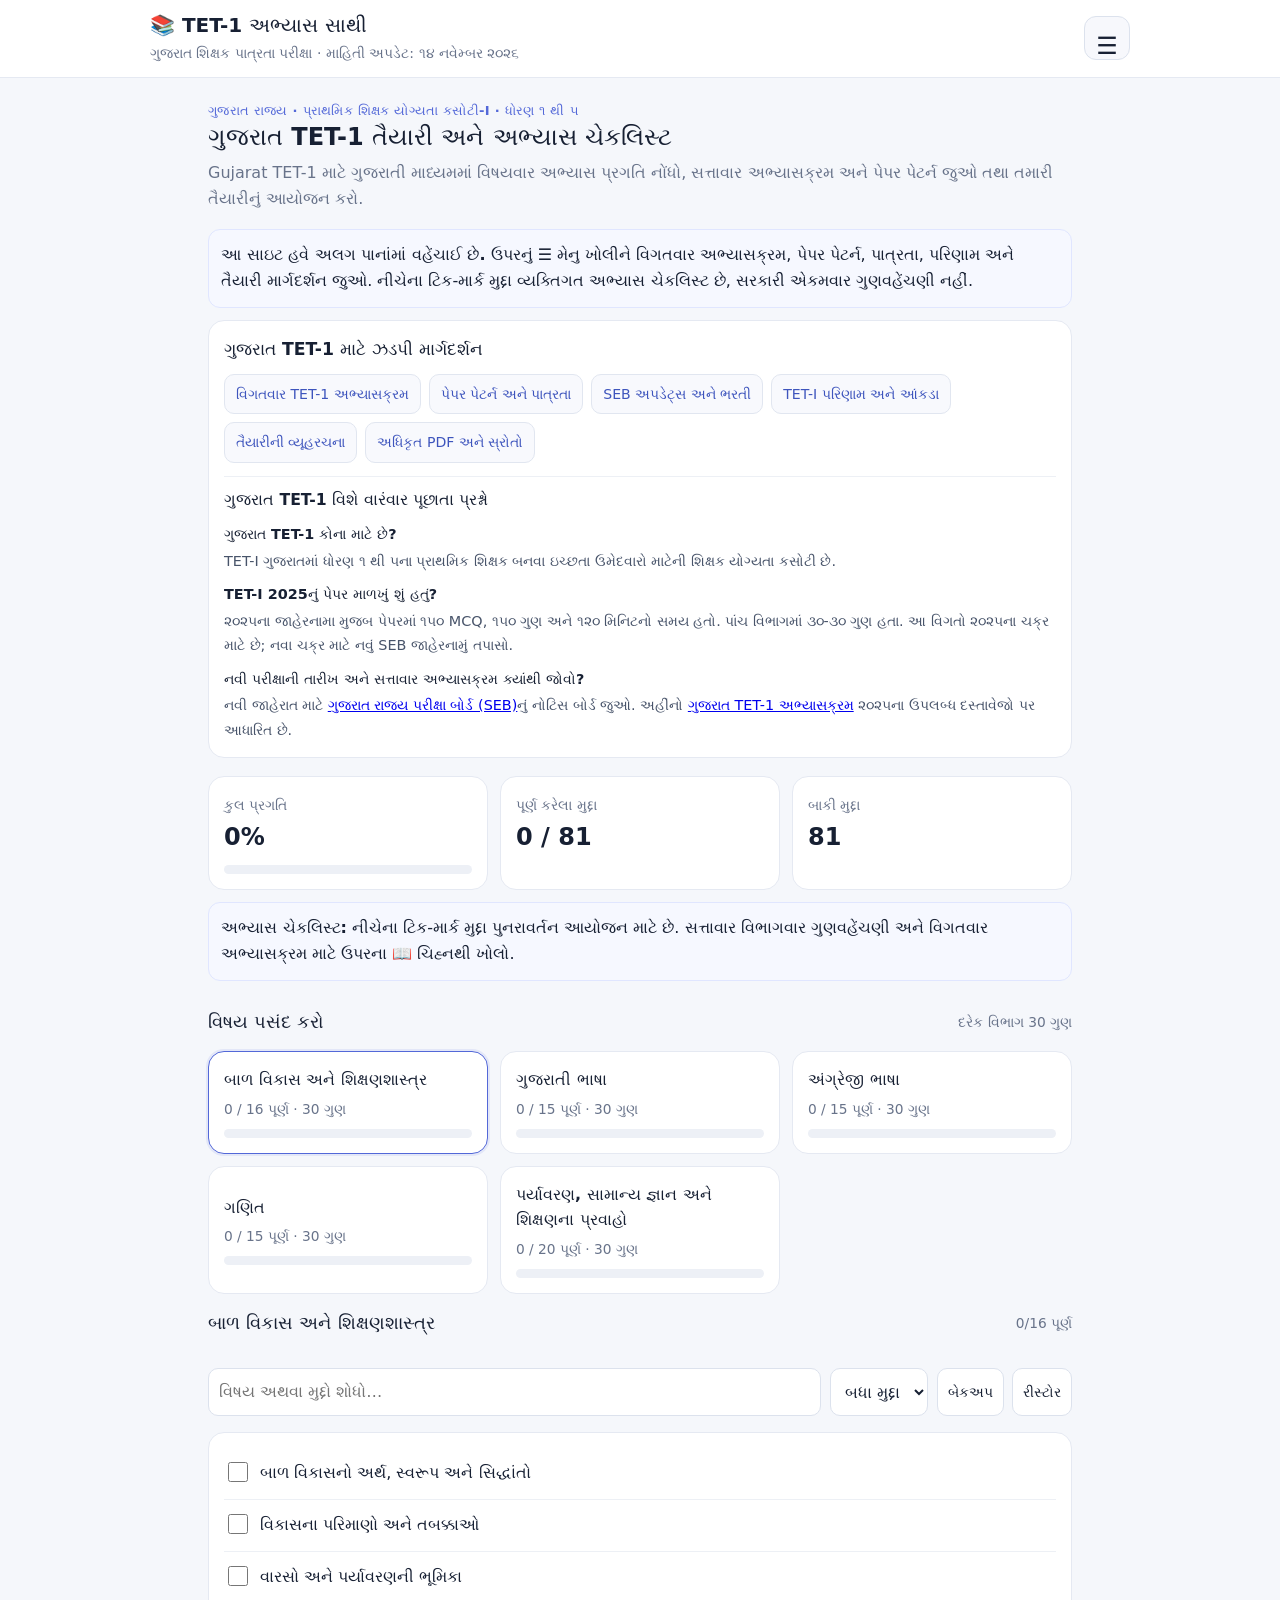
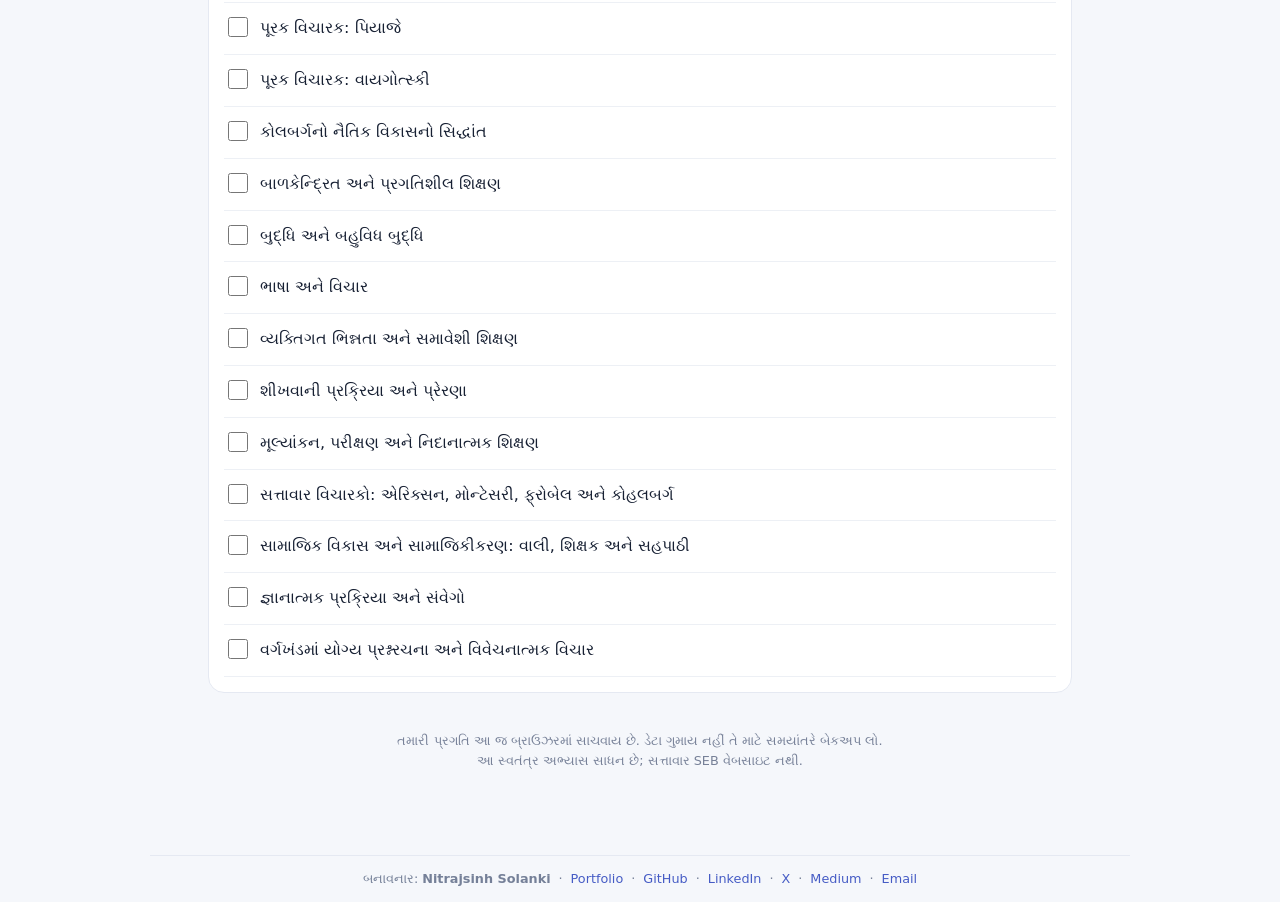
<file: index.html>
<!doctype html>
<html lang="gu">
<head>
<meta charset="utf-8"><meta name="viewport" content="width=device-width,initial-scale=1">
<meta name="theme-color" content="#f5f7fb"><meta name="description" content="ગુજરાત TET-1 (ધોરણ 1–5) માટે ગુજરાતી અભ્યાસ ચેકલિસ્ટ, વિષયવાર પ્રગતિ, સત્તાવાર અભ્યાસક્રમ, પેપર પેટર્ન, પરિણામ અને તૈયારી માર્ગદર્શન એક જ સ્થળે.">
<title>Gujarat TET-1 અભ્યાસ ચેકલિસ્ટ | ગુજરાતી તૈયારી</title>
<style>
:root{font-family:system-ui,"Noto Sans Gujarati",sans-serif;color:#172033;background:#f5f7fb;font-synthesis:none}*{box-sizing:border-box}body{margin:0}header{background:#fff;border-bottom:1px solid #e5e9f2;padding:18px max(18px,calc((100% - 900px)/2));position:sticky;top:0;z-index:2}h1{font-size:1.35rem;margin:0}header p{margin:4px 0 0;color:#68738a;font-size:.9rem}.wrap{max-width:900px;margin:auto;padding:18px}.stats,.subjects{display:grid;grid-template-columns:repeat(2,minmax(0,1fr));gap:12px}.card{background:white;border:1px solid #e5e9f2;border-radius:16px;padding:15px}.stat strong{font-size:1.5rem;display:block}.muted{color:#68738a;font-size:.86rem}.bar{height:9px;background:#edf0f6;border-radius:20px;overflow:hidden;margin-top:9px}.bar i{display:block;height:100%;background:#5368d8;border-radius:20px}.toolbar{display:flex;gap:9px;flex-wrap:wrap;margin:16px 0}.toolbar input,.toolbar select,button{font:inherit;border:1px solid #dce2ed;border-radius:10px;padding:10px;background:#fff;color:inherit}.toolbar input{flex:1;min-width:150px}.subject{cursor:pointer;text-align:left;width:100%}.subject.active{border-color:#5368d8;box-shadow:0 0 0 2px #5368d81c}.subject h3{margin:0 0 5px;font-size:1rem}.subject .muted{display:block}.topics{margin-top:14px}.topic{display:flex;gap:12px;align-items:flex-start;padding:13px 4px;border-bottom:1px solid #edf0f5}.topic input{width:20px;height:20px;accent-color:#5368d8;flex:none;margin:1px 0 0}.topic label{line-height:1.55;flex:1}.topic.done label{color:#8992a3;text-decoration:line-through}.section-title{display:flex;justify-content:space-between;align-items:center;gap:8px}.section-title h2{font-size:1.12rem}.actions{display:flex;gap:8px;flex-wrap:wrap}.actions button{font-size:.86rem}.empty{text-align:center;padding:30px;color:#68738a}.foot{font-size:.8rem;color:#778198;text-align:center;padding:25px 8px}@media(min-width:650px){.stats{grid-template-columns:repeat(3,1fr)}.subjects{grid-template-columns:repeat(3,1fr)}}@media(max-width:380px){.wrap{padding:12px}.card{padding:12px}}

header .headrow{max-width:900px;margin:auto;display:flex;align-items:center;justify-content:space-between;gap:14px}
.nav-icon{width:44px;height:44px;display:grid;place-items:center;padding:0;border-radius:13px;font-size:1.25rem;background:#eef1ff;border:1px solid #d9defb;cursor:pointer;flex:none}
.nav-icon:focus-visible,.close-syllabus:focus-visible,summary:focus-visible{outline:3px solid #8b9aff;outline-offset:3px}
.syllabus-panel{margin-bottom:18px;scroll-margin-top:100px}
.syllabus-head{display:flex;justify-content:space-between;align-items:flex-start;gap:12px}
.syllabus-head h2{margin:0 0 6px;font-size:1.2rem}
.syllabus-head p{margin:0}
.close-syllabus{font:inherit;border:1px solid #dce2ed;border-radius:10px;padding:8px 11px;background:#fff;color:inherit;white-space:nowrap}
.pattern-grid{display:grid;grid-template-columns:repeat(2,minmax(0,1fr));gap:9px;margin:14px 0}
.pattern-cell{background:#f7f8fc;border:1px solid #e8ebf3;border-radius:12px;padding:11px}
.pattern-cell strong{display:block;font-size:1.1rem}
.pattern-cell span{display:block;color:#68738a;font-size:.82rem;margin-top:2px}
.pattern-table{width:100%;border-collapse:collapse;font-size:.91rem;margin:10px 0 12px}
.pattern-table th,.pattern-table td{border-bottom:1px solid #e9edf4;padding:10px 7px;text-align:left;vertical-align:top}
.pattern-table th{color:#59657c;font-weight:650;background:#fafbfe}
.pattern-table td:nth-child(2),.pattern-table td:nth-child(3){white-space:nowrap}
.syllabus-item{border:1px solid #e6eaf2;border-radius:13px;margin:10px 0;background:#fff;overflow:hidden}
.syllabus-item summary{padding:14px 15px;cursor:pointer;font-weight:700;line-height:1.45}
.syllabus-body{padding:0 15px 15px;line-height:1.75;color:#344057}
.syllabus-body h4{margin:12px 0 5px;color:#202b42}
.syllabus-body ul{padding-left:20px;margin:6px 0}
.syllabus-body li{margin:4px 0}
.syllabus-note{background:#f6f8ff;border:1px solid #e0e6ff;border-radius:12px;padding:12px;margin:12px 0;line-height:1.65}
.source-links{display:flex;flex-wrap:wrap;gap:12px;font-size:.88rem}
.source-links a{color:#465cc5}
@media(min-width:650px){.pattern-grid{grid-template-columns:repeat(4,minmax(0,1fr))}}
@media(max-width:430px){.pattern-table{font-size:.82rem}.pattern-table th,.pattern-table td{padding:8px 5px}.syllabus-head{align-items:center}}

</style>
<link rel="stylesheet" href="site.css"><meta name="author" content="Nitrajsinh Solanki">
<meta name="robots" content="index,follow,max-image-preview:large">
<link rel="canonical" href="https://tet-checklist.vercel.app/">
<link rel="icon" href="/favicon.svg" type="image/svg+xml">
<meta property="og:type" content="website">
<meta property="og:site_name" content="ગુજરાત TET-1 અભ્યાસ સાથી">
<meta property="og:locale" content="gu_IN">
<meta property="og:title" content="Gujarat TET-1 અભ્યાસ ચેકલિસ્ટ | ગુજરાતી તૈયારી">
<meta property="og:description" content="ગુજરાત TET-1 (ધોરણ 1–5) માટે ગુજરાતી અભ્યાસ ચેકલિસ્ટ, વિષયવાર પ્રગતિ, સત્તાવાર અભ્યાસક્રમ, પેપર પેટર્ન, પરિણામ અને તૈયારી માર્ગદર્શન એક જ સ્થળે.">
<meta property="og:url" content="https://tet-checklist.vercel.app/">
<meta name="twitter:card" content="summary">
<meta name="twitter:title" content="Gujarat TET-1 અભ્યાસ ચેકલિસ્ટ | ગુજરાતી તૈયારી">
<meta name="twitter:description" content="ગુજરાત TET-1 (ધોરણ 1–5) માટે ગુજરાતી અભ્યાસ ચેકલિસ્ટ, વિષયવાર પ્રગતિ, સત્તાવાર અભ્યાસક્રમ, પેપર પેટર્ન, પરિણામ અને તૈયારી માર્ગદર્શન એક જ સ્થળે.">
<script type="application/ld+json">{"@context":"https://schema.org","@graph":[{"@type":"WebSite","@id":"https://tet-checklist.vercel.app/#website","url":"https://tet-checklist.vercel.app/","name":"ગુજરાત TET-1 અભ્યાસ સાથી","alternateName":"Gujarat TET-1 Gujarati Preparation Guide","description":"ગુજરાત રાજ્યના TET-I (ધોરણ 1 થી 5) ઉમેદવારો માટે સ્વતંત્ર ગુજરાતી અભ્યાસ માર્ગદર્શિકા અને પ્રગતિ ચેકલિસ્ટ.","inLanguage":"gu-IN","spatialCoverage":{"@type":"Place","name":"Gujarat, India"},"creator":{"@type":"Person","name":"Nitrajsinh Solanki","url":"https://nitrajsinh-solanki.vercel.app","sameAs":["https://github.com/Nitrajsinh-Solanki","https://www.linkedin.com/in/nitrajsinh-solanki-647b11293","https://x.com/Nitrajsinh_S","https://medium.com/@nrsolanki2005"]}},{"@type":"WebPage","@id":"https://tet-checklist.vercel.app/#webpage","url":"https://tet-checklist.vercel.app/","name":"Gujarat TET-1 અભ્યાસ ચેકલિસ્ટ | ગુજરાતી તૈયારી","description":"ગુજરાત TET-1 (ધોરણ 1–5) માટે ગુજરાતી અભ્યાસ ચેકલિસ્ટ, વિષયવાર પ્રગતિ, સત્તાવાર અભ્યાસક્રમ, પેપર પેટર્ન, પરિણામ અને તૈયારી માર્ગદર્શન એક જ સ્થળે.","inLanguage":"gu-IN","isPartOf":{"@id":"https://tet-checklist.vercel.app/#website"},"about":[{"@type":"Thing","name":"Gujarat Teacher Eligibility Test-I (TET-I), Classes 1–5"},{"@type":"Place","name":"Gujarat, India"}]}]}</script>
</head>
<body><header class="site-header"><div class="headrow"><div><a class="site-brand" href="index.html" aria-label="ગુજરાત TET-1 અભ્યાસ સાથી - મુખ્ય પાનું">📚 TET-1 અભ્યાસ સાથી</a><p>ગુજરાત શિક્ષક પાત્રતા પરીક્ષા · માહિતી અપડેટ: ૧૪ નવેમ્બર ૨૦૨૬</p></div><button id="menuToggle" class="menu-toggle" type="button" aria-label="મુખ્ય મેનુ ખોલો" aria-controls="siteNav" aria-expanded="false"><span aria-hidden="true">☰</span></button></div><nav id="siteNav" class="site-nav" hidden aria-label="મુખ્ય પાનાં"><a href="index.html" aria-current="page">🏠 અભ્યાસ ચેકલિસ્ટ</a><a href="syllabus.html">📖 વિગતવાર અભ્યાસક્રમ</a><a href="paper.html">📝 પેપર પેટર્ન અને પાત્રતા</a><a href="updates.html">🔔 અપડેટ્સ અને ભરતી</a><a href="results.html">📊 પરિણામ અને આંકડા</a><a href="strategy.html">🎯 તૈયારીની વ્યૂહરચના</a><a href="sources.html">🔗 અધિકૃત સ્રોતો</a></nav></header><main class="wrap"><section class="page-heading home-heading" aria-labelledby="home-title"><div class="kicker">ગુજરાત રાજ્ય · પ્રાથમિક શિક્ષક યોગ્યતા કસોટી-I · ધોરણ ૧ થી ૫</div><h1 id="home-title">ગુજરાત TET-1 તૈયારી અને અભ્યાસ ચેકલિસ્ટ</h1><p>Gujarat TET-1 માટે ગુજરાતી માધ્યમમાં વિષયવાર અભ્યાસ પ્રગતિ નોંધો, સત્તાવાર અભ્યાસક્રમ અને પેપર પેટર્ન જુઓ તથા તમારી તૈયારીનું આયોજન કરો.</p></section><div class="syllabus-note"><strong>આ સાઇટ હવે અલગ પાનાંમાં વહેંચાઈ છે.</strong> ઉપરનું ☰ મેનુ ખોલીને વિગતવાર અભ્યાસક્રમ, પેપર પેટર્ન, પાત્રતા, પરિણામ અને તૈયારી માર્ગદર્શન જુઓ. નીચેના ટિક-માર્ક મુદ્દા વ્યક્તિગત અભ્યાસ ચેકલિસ્ટ છે, સરકારી એકમવાર ગુણવહેંચણી નહીં.</div>


<section class="card quick-guide" aria-labelledby="quick-guide-title"><h2 id="quick-guide-title">ગુજરાત TET-1 માટે ઝડપી માર્ગદર્શન</h2><nav class="quick-links" aria-label="TET-1 વિષયવાર માર્ગદર્શન"><a href="syllabus.html">વિગતવાર TET-1 અભ્યાસક્રમ</a><a href="paper.html">પેપર પેટર્ન અને પાત્રતા</a><a href="updates.html">SEB અપડેટ્સ અને ભરતી</a><a href="results.html">TET-I પરિણામ અને આંકડા</a><a href="strategy.html">તૈયારીની વ્યૂહરચના</a><a href="sources.html">અધિકૃત PDF અને સ્રોતો</a></nav><div class="quick-facts"><h3>ગુજરાત TET-1 વિશે વારંવાર પૂછાતા પ્રશ્નો</h3><h4>ગુજરાત TET-1 કોના માટે છે?</h4><p>TET-I ગુજરાતમાં ધોરણ ૧ થી ૫ના પ્રાથમિક શિક્ષક બનવા ઇચ્છતા ઉમેદવારો માટેની શિક્ષક યોગ્યતા કસોટી છે.</p><h4>TET-I 2025નું પેપર માળખું શું હતું?</h4><p>૨૦૨૫ના જાહેરનામા મુજબ પેપરમાં ૧૫૦ MCQ, ૧૫૦ ગુણ અને ૧૨૦ મિનિટનો સમય હતો. પાંચ વિભાગમાં ૩૦-૩૦ ગુણ હતા. આ વિગતો ૨૦૨૫ના ચક્ર માટે છે; નવા ચક્ર માટે નવું SEB જાહેરનામું તપાસો.</p><h4>નવી પરીક્ષાની તારીખ અને સત્તાવાર અભ્યાસક્રમ ક્યાંથી જોવો?</h4><p>નવી જાહેરાત માટે <a href="https://sebexam.org/" target="_blank" rel="noopener noreferrer">ગુજરાત રાજ્ય પરીક્ષા બોર્ડ (SEB)</a>નું નોટિસ બોર્ડ જુઓ. અહીંનો <a href="syllabus.html">ગુજરાત TET-1 અભ્યાસક્રમ</a> ૨૦૨૫ના ઉપલબ્ધ દસ્તાવેજો પર આધારિત છે.</p></div></section><section class="stats"><div class="card stat"><span class="muted">કુલ પ્રગતિ</span><strong id="percent">0%</strong><div class="bar"><i id="overallbar" style="width:0%"></i></div></div><div class="card stat"><span class="muted">પૂર્ણ કરેલા મુદ્દા</span><strong id="completed">0 / 0</strong></div><div class="card stat"><span class="muted">બાકી મુદ્દા</span><strong id="remaining">0</strong></div></section>
<div class="syllabus-note"><strong>અભ્યાસ ચેકલિસ્ટ:</strong> નીચેના ટિક-માર્ક મુદ્દા પુનરાવર્તન આયોજન માટે છે. સત્તાવાર વિભાગવાર ગુણવહેંચણી અને વિગતવાર અભ્યાસક્રમ માટે ઉપરના 📖 ચિહ્નથી ખોલો.</div>
<div class="section-title"><h2>વિષય પસંદ કરો</h2><span class="muted">દરેક વિભાગ 30 ગુણ</span></div><section class="subjects" id="subjects"></section>
<div class="section-title"><h2 id="topicTitle">અભ્યાસના મુદ્દા</h2><span id="subjectProgress" class="muted"></span></div>
<div class="toolbar"><input id="search" type="search" placeholder="વિષય અથવા મુદ્દો શોધો…"><select id="filter"><option value="all">બધા મુદ્દા</option><option value="todo">બાકી</option><option value="done">પૂર્ણ</option></select><div class="actions"><button id="export">બેકઅપ</button><button id="import">રીસ્ટોર</button><input id="file" type="file" accept="application/json" hidden></div></div>
<section class="card topics" id="topics"></section><p class="foot">તમારી પ્રગતિ આ જ બ્રાઉઝરમાં સાચવાય છે. ડેટા ગુમાય નહીં તે માટે સમયાંતરે બેકઅપ લો.<br>આ સ્વતંત્ર અભ્યાસ સાધન છે; સત્તાવાર SEB વેબસાઇટ નથી.</p></main>
<script>
const subjects=[
{id:"cdp",name:"બાળ વિકાસ અને શિક્ષણશાસ્ત્ર",marks:30,topics:["બાળ વિકાસનો અર્થ, સ્વરૂપ અને સિદ્ધાંતો","વિકાસના પરિમાણો અને તબક્કાઓ","વારસો અને પર્યાવરણની ભૂમિકા","પૂરક વિચારક: પિયાજે","પૂરક વિચારક: વાયગોત્સ્કી","કોલબર્ગનો નૈતિક વિકાસનો સિદ્ધાંત","બાળકેન્દ્રિત અને પ્રગતિશીલ શિક્ષણ","બુદ્ધિ અને બહુવિધ બુદ્ધિ","ભાષા અને વિચાર","વ્યક્તિગત ભિન્નતા અને સમાવેશી શિક્ષણ","શીખવાની પ્રક્રિયા અને પ્રેરણા","મૂલ્યાંકન, પરીક્ષણ અને નિદાનાત્મક શિક્ષણ","સત્તાવાર વિચારકો: એરિક્સન, મોન્ટેસરી, ફ્રોબેલ અને કોહલબર્ગ","સામાજિક વિકાસ અને સામાજિકીકરણ: વાલી, શિક્ષક અને સહપાઠી","જ્ઞાનાત્મક પ્રક્રિયા અને સંવેગો","વર્ગખંડમાં યોગ્ય પ્રશ્નરચના અને વિવેચનાત્મક વિચાર"]},
{id:"gu",name:"ગુજરાતી ભાષા",marks:30,topics:["ભાષા સંપાદન અને ભાષા શિક્ષણના સિદ્ધાંતો","સાંભળવું અને બોલવું","વાંચન કૌશલ્ય અને ગદ્ય સમજ","લેખન કૌશલ્ય અને સર્જનાત્મક લેખન","વ્યાકરણ: સંજ્ઞા, સર્વનામ, વિશેષણ","ક્રિયાપદ, કાળ અને વાક્યરચના","સંધિ અને સમાસ","જોડણી, વિરામચિહ્નો અને શબ્દભંડોળ","સમાનાર્થી અને વિરુદ્ધાર્થી શબ્દો","રૂઢિપ્રયોગ અને કહેવતો","ભાષા શિક્ષણની પદ્ધતિઓ અને પ્રવૃત્તિઓ","ભાષાકીય ભૂલો અને ઉપચારાત્મક શિક્ષણ","અપઠિત ગદ્ય અથવા નાટ્યખંડનું અર્થગ્રહણ","અપઠિત કાવ્યનું અર્થગ્રહણ અને અનુમાન","ભાષા પ્રાવીણ્ય, પ્રત્યાયન અને વર્ગખંડ આંતરક્રિયા"]},
{id:"en",name:"અંગ્રેજી ભાષા",marks:30,topics:["Learning and acquisition","Principles of language teaching","Listening and speaking skills","Reading comprehension","Writing skills and composition","Parts of speech","Tenses and subject-verb agreement","Articles, prepositions and conjunctions","Vocabulary, synonyms and antonyms","Phonetics and pronunciation","Language teaching methods and activities","Remedial teaching and assessment","Unseen prose or drama comprehension","Unseen poem comprehension and inference","Multilingual classroom resources and language assessment"]},
{id:"math",name:"ગણિત",marks:30,topics:["સંખ્યા પદ્ધતિ અને સ્થાનકિંમત","પૂર્ણાંક, અપૂર્ણાંક અને દશાંશ","સરવાળો, બાદબાકી, ગુણાકાર અને ભાગાકાર","પૂરક: અવયવ અને અવયવીકરણ","માપન: લંબાઈ, વજન અને સમય","નાણાં અને વ્યવહાર","ભૂમિતિ: રેખા, ખૂણા અને આકાર","પૂરક: પરિમિતિ અને ક્ષેત્રફળ","પૂરક: ઘન આકારો અને ઘનફળ","આંકડાશાસ્ત્ર અને માહિતીનું નિરૂપણ","ગણિત શિક્ષણની પદ્ધતિઓ","ગણિતીય તર્ક, ભૂલો અને ઉપચારાત્મક શિક્ષણ","સંકલ્પનાની સ્પષ્ટતા અને સમસ્યા ઉકેલવાની ક્ષમતા","ગણિત અભ્યાસક્રમનું સ્થાન અને શિક્ષણની પ્રયુક્તિઓ","ઔપચારિક તથા અનૌપચારિક મૂલ્યાંકન"]},
{id:"evs",name:"પર્યાવરણ, સામાન્ય જ્ઞાન અને શિક્ષણના પ્રવાહો",marks:30,topics:["પરિવાર અને સામાજિક સંબંધો","ખોરાક અને પોષણ","પાણી: સ્ત્રોત, ઉપયોગ અને સંરક્ષણ","આવાસ અને રહેઠાણ","પ્રવાસ અને પરિવહન","છોડ અને પ્રાણીઓ","માનવ શરીર અને આરોગ્ય","પર્યાવરણ અને પ્રદૂષણ","કુદરતી સંસાધનો અને સંરક્ષણ","સ્થાનિક પર્યાવરણ અને સમુદાય","EVS શિક્ષણની પ્રવૃત્તિઓ અને પ્રયોગો","અવલોકન, પ્રોજેક્ટ અને મૂલ્યાંકન","EVSની સંકલ્પના, વ્યાપ અને પર્યાવરણ શિક્ષણનો સંબંધ","અધ્યયનના સિદ્ધાંતો અને વિજ્ઞાન-સામાજિક વિજ્ઞાન સાથે જોડાણ","ચર્ચા, જૂથકાર્ય અને CCE મૂલ્યાંકન","EVS શિક્ષણ સામગ્રી, સાધનો અને અધ્યાપનની સમસ્યાઓ","સામાન્ય જ્ઞાન અને ગુજરાત-ભારતના મૂળભૂત મુદ્દા","Reasoning અને Logical Ability: સમાનતા, વર્ગીકરણ, શ્રેણી અને ક્રમ","Teaching Aptitude અને Data Interpretation","શિક્ષણના વર્તમાન પ્રવાહો: અધિકૃત સૂચનાઓ અને પૂરક વાંચન"]}];
const KEY="tet1-progress-v1";let saved={};try{saved=JSON.parse(localStorage.getItem(KEY)||"{}")}catch{}
let active="cdp";const all=()=>subjects.flatMap(s=>s.topics.map((t,i)=>s.id+"-"+i));const isDone=id=>saved[id]===true;
function totals(){let ids=all(),done=ids.filter(isDone).length,p=ids.length?Math.round(done/ids.length*100):0;document.querySelector("#percent").textContent=p+"%";document.querySelector("#overallbar").style.width=p+"%";document.querySelector("#completed").textContent=done+" / "+ids.length;document.querySelector("#remaining").textContent=ids.length-done}
function renderSubjects(){document.querySelector("#subjects").innerHTML=subjects.map(s=>{let n=s.topics.filter((_,i)=>isDone(s.id+"-"+i)).length,p=Math.round(n/s.topics.length*100);return '<button class="card subject '+(active===s.id?'active':'')+'" data-id="'+s.id+'"><h3>'+s.name+'</h3><span class="muted">'+n+' / '+s.topics.length+' પૂર્ણ · 30 ગુણ</span><div class="bar"><i style="width:'+p+'%"></i></div></button>'}).join("");document.querySelectorAll(".subject").forEach(b=>b.onclick=()=>{active=b.dataset.id;render()})}
function renderTopics(){let s=subjects.find(x=>x.id===active),q=document.querySelector("#search").value.trim().toLowerCase(),f=document.querySelector("#filter").value;document.querySelector("#topicTitle").textContent=s.name;let done=s.topics.filter((_,i)=>isDone(s.id+"-"+i)).length;document.querySelector("#subjectProgress").textContent=done+"/"+s.topics.length+" પૂર્ણ";let rows=s.topics.map((t,i)=>({t,id:s.id+"-"+i,done:isDone(s.id+"-"+i)})).filter(x=>(!q||(x.t+" "+s.name).toLowerCase().includes(q))&&(f==="all"||(f==="done"?x.done:!x.done)));document.querySelector("#topics").innerHTML=rows.length?rows.map(x=>'<div class="topic '+(x.done?'done':'')+'"><input type="checkbox" id="'+x.id+'" '+(x.done?'checked':'')+'><label for="'+x.id+'">'+x.t+'</label></div>').join(""):'<div class="empty">આ ફિલ્ટરમાં કોઈ મુદ્દો મળ્યો નથી.</div>';rows.forEach(x=>document.getElementById(x.id).onchange=e=>{saved[x.id]=e.target.checked;localStorage.setItem(KEY,JSON.stringify(saved));render()})}
function render(){totals();renderSubjects();renderTopics()}
document.querySelector("#search").oninput=renderTopics;document.querySelector("#filter").onchange=renderTopics;
document.querySelector("#export").onclick=()=>{let a=document.createElement("a"),u=URL.createObjectURL(new Blob([JSON.stringify(saved,null,2)],{type:"application/json"}));a.href=u;a.download="tet1-progress-backup.json";a.click();URL.revokeObjectURL(u)};
document.querySelector("#import").onclick=()=>document.querySelector("#file").click();document.querySelector("#file").onchange=async e=>{try{let d=JSON.parse(await e.target.files[0].text());if(!d||typeof d!=="object"||Array.isArray(d))throw 0;saved=Object.fromEntries(Object.entries(d).filter(([k,v])=>all().includes(k)&&v===true));localStorage.setItem(KEY,JSON.stringify(saved));render();alert("બેકઅપ સફળતાપૂર્વક રીસ્ટોર થયું.")}catch{alert("આ બેકઅપ ફાઇલ માન્ય નથી.")}e.target.value=""};

render();
</script><script src="site.js" defer></script>
</body></html>
</file>
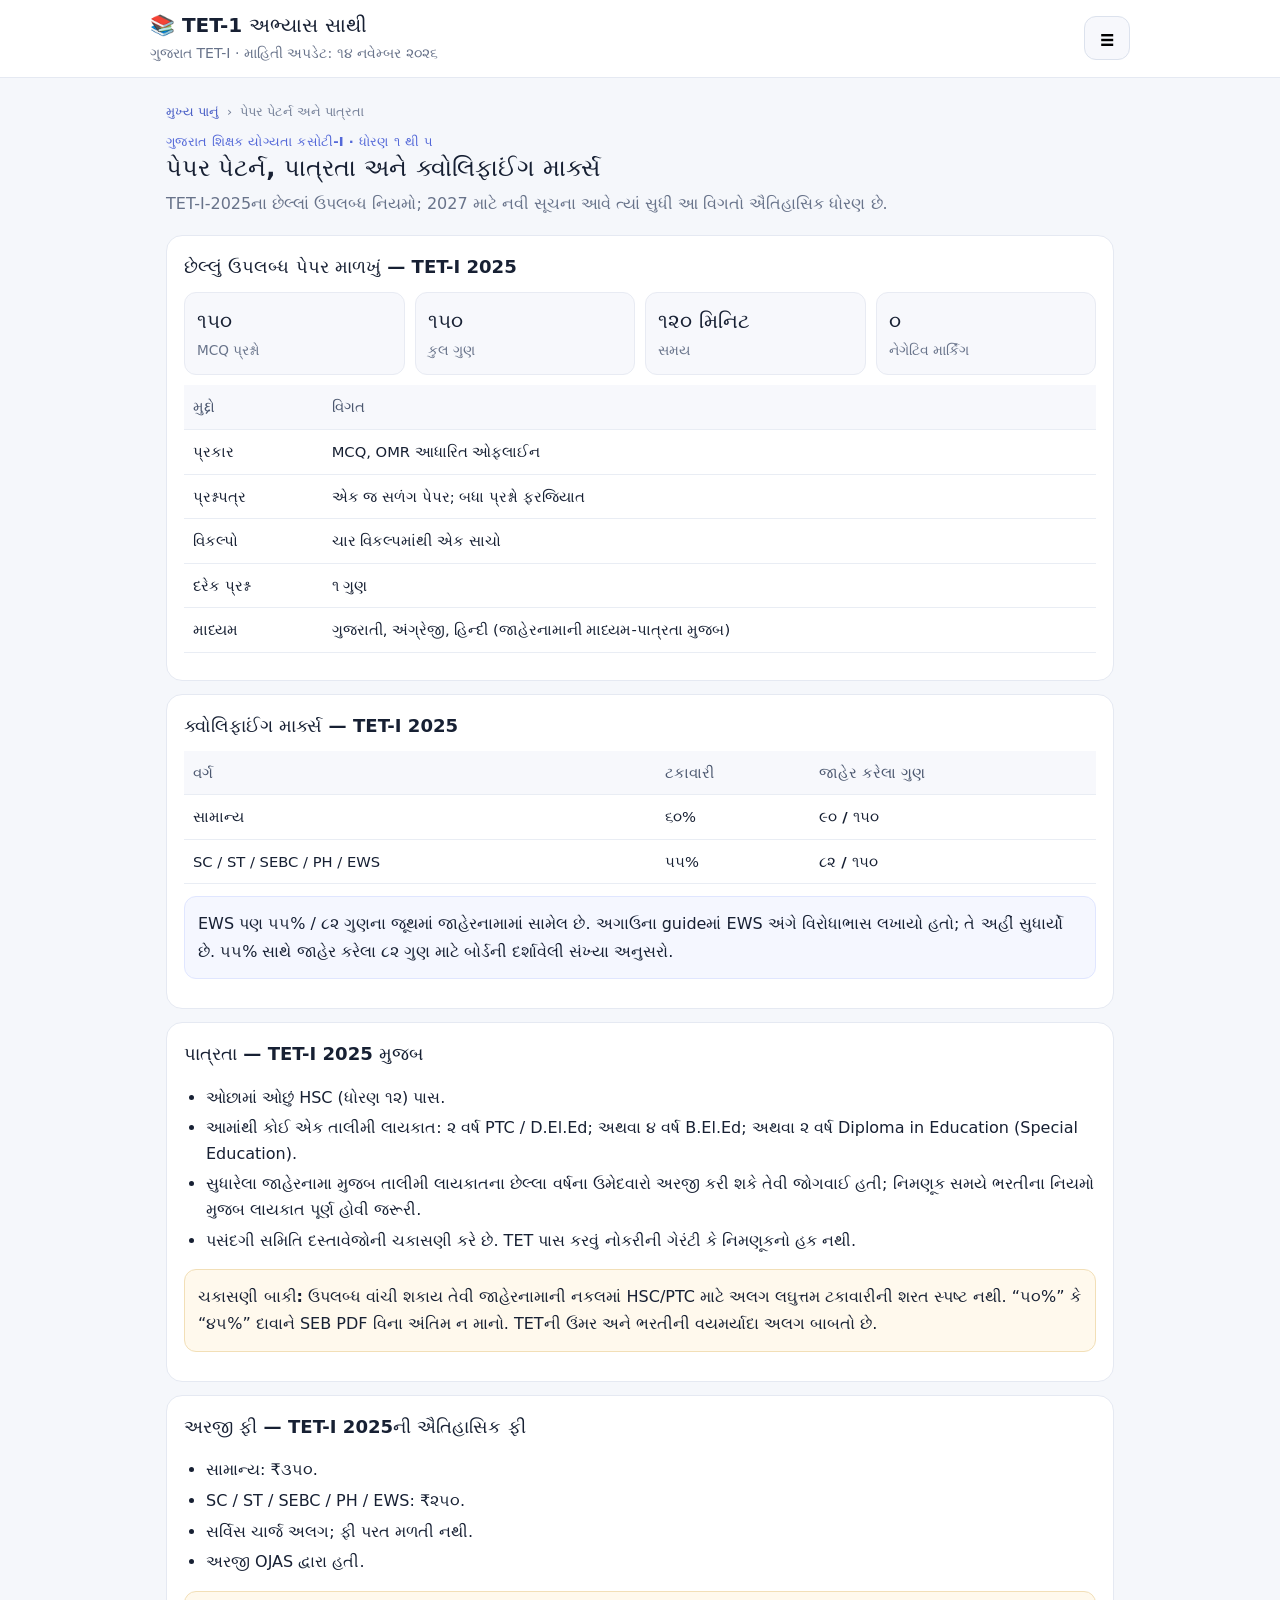
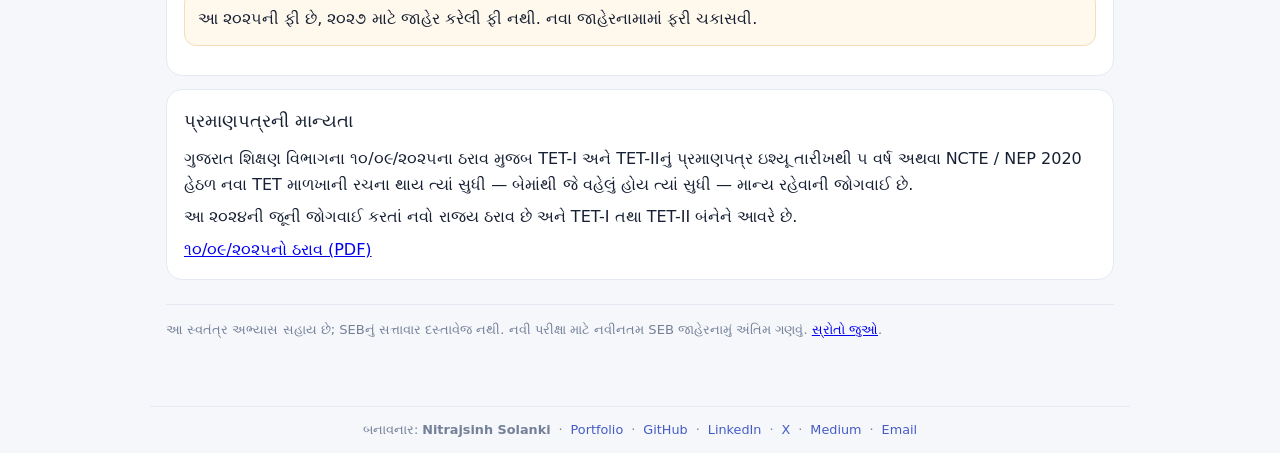
<file: paper.html>
<!doctype html><html lang="gu"><head><meta charset="utf-8"><meta name="viewport" content="width=device-width,initial-scale=1"><meta name="theme-color" content="#f5f7fb"><meta name="description" content="ગુજરાત TET-1 2025 પેપર પેટર્ન, 150 MCQ, 150 ગુણ, 120 મિનિટ, ક્વોલિફાઈંગ માર્ક્સ અને HSC/PTC/D.El.Ed પાત્રતા. નવા નિયમો માટે SEB ચકાસો."><title>Gujarat TET-1 Paper Pattern 2025 & Eligibility | પાત્રતા</title><link rel="stylesheet" href="site.css"><script src="site.js" defer></script><meta name="author" content="Nitrajsinh Solanki">
<meta name="robots" content="index,follow,max-image-preview:large">
<link rel="canonical" href="https://tet-checklist.vercel.app/paper.html">
<link rel="icon" href="/favicon.svg" type="image/svg+xml">
<meta property="og:type" content="website">
<meta property="og:site_name" content="ગુજરાત TET-1 અભ્યાસ સાથી">
<meta property="og:locale" content="gu_IN">
<meta property="og:title" content="Gujarat TET-1 Paper Pattern 2025 & Eligibility | પાત્રતા">
<meta property="og:description" content="ગુજરાત TET-1 2025 પેપર પેટર્ન, 150 MCQ, 150 ગુણ, 120 મિનિટ, ક્વોલિફાઈંગ માર્ક્સ અને HSC/PTC/D.El.Ed પાત્રતા. નવા નિયમો માટે SEB ચકાસો.">
<meta property="og:url" content="https://tet-checklist.vercel.app/paper.html">
<meta name="twitter:card" content="summary">
<meta name="twitter:title" content="Gujarat TET-1 Paper Pattern 2025 & Eligibility | પાત્રતા">
<meta name="twitter:description" content="ગુજરાત TET-1 2025 પેપર પેટર્ન, 150 MCQ, 150 ગુણ, 120 મિનિટ, ક્વોલિફાઈંગ માર્ક્સ અને HSC/PTC/D.El.Ed પાત્રતા. નવા નિયમો માટે SEB ચકાસો.">
<script type="application/ld+json">{"@context":"https://schema.org","@graph":[{"@type":"WebSite","@id":"https://tet-checklist.vercel.app/#website","url":"https://tet-checklist.vercel.app/","name":"ગુજરાત TET-1 અભ્યાસ સાથી","alternateName":"Gujarat TET-1 Gujarati Preparation Guide","description":"ગુજરાત રાજ્યના TET-I (ધોરણ 1 થી 5) ઉમેદવારો માટે સ્વતંત્ર ગુજરાતી અભ્યાસ માર્ગદર્શિકા અને પ્રગતિ ચેકલિસ્ટ.","inLanguage":"gu-IN","spatialCoverage":{"@type":"Place","name":"Gujarat, India"},"creator":{"@type":"Person","name":"Nitrajsinh Solanki","url":"https://nitrajsinh-solanki.vercel.app","sameAs":["https://github.com/Nitrajsinh-Solanki","https://www.linkedin.com/in/nitrajsinh-solanki-647b11293","https://x.com/Nitrajsinh_S","https://medium.com/@nrsolanki2005"]}},{"@type":"WebPage","@id":"https://tet-checklist.vercel.app/paper.html#webpage","url":"https://tet-checklist.vercel.app/paper.html","name":"Gujarat TET-1 Paper Pattern 2025 & Eligibility | પાત્રતા","description":"ગુજરાત TET-1 2025 પેપર પેટર્ન, 150 MCQ, 150 ગુણ, 120 મિનિટ, ક્વોલિફાઈંગ માર્ક્સ અને HSC/PTC/D.El.Ed પાત્રતા. નવા નિયમો માટે SEB ચકાસો.","inLanguage":"gu-IN","isPartOf":{"@id":"https://tet-checklist.vercel.app/#website"},"about":[{"@type":"Thing","name":"Gujarat Teacher Eligibility Test-I (TET-I), Classes 1–5"},{"@type":"Place","name":"Gujarat, India"}],"breadcrumb":{"@id":"https://tet-checklist.vercel.app/paper.html#breadcrumb"}},{"@type":"BreadcrumbList","@id":"https://tet-checklist.vercel.app/paper.html#breadcrumb","itemListElement":[{"@type":"ListItem","position":1,"name":"મુખ્ય પાનું","item":"https://tet-checklist.vercel.app/"},{"@type":"ListItem","position":2,"name":"પેપર પેટર્ન અને પાત્રતા","item":"https://tet-checklist.vercel.app/paper.html"}]}]}</script>
</head><body><header class="site-header"><div class="headrow"><div><a class="site-brand" href="index.html" aria-label="ગુજરાત TET-1 અભ્યાસ સાથી - મુખ્ય પાનું">📚 TET-1 અભ્યાસ સાથી</a><p>ગુજરાત TET-I · માહિતી અપડેટ: ૧૪ નવેમ્બર ૨૦૨૬</p></div><button id="menuToggle" class="menu-toggle" type="button" aria-label="મુખ્ય મેનુ ખોલો" aria-controls="siteNav" aria-expanded="false"><span aria-hidden="true">☰</span></button></div><nav id="siteNav" class="site-nav" hidden aria-label="મુખ્ય પાનાં"><a href="index.html" >🏠 અભ્યાસ ચેકલિસ્ટ</a><a href="syllabus.html" >📖 વિગતવાર અભ્યાસક્રમ</a><a href="paper.html" aria-current="page">📝 પેપર પેટર્ન અને પાત્રતા</a><a href="updates.html" >🔔 અપડેટ્સ અને ભરતી</a><a href="results.html" >📊 પરિણામ અને આંકડા</a><a href="strategy.html" >🎯 તૈયારીની વ્યૂહરચના</a><a href="sources.html" >🔗 અધિકૃત સ્રોતો</a></nav></header><main class="page-wrap"><div class="page-heading"><nav class="breadcrumbs" aria-label="Breadcrumb"><a href="index.html">મુખ્ય પાનું</a><span aria-hidden="true">›</span><span aria-current="page">પેપર પેટર્ન અને પાત્રતા</span></nav><div class="kicker">ગુજરાત શિક્ષક યોગ્યતા કસોટી-I · ધોરણ ૧ થી ૫</div><h1>પેપર પેટર્ન, પાત્રતા અને ક્વોલિફાઈંગ માર્ક્સ</h1><p>TET-I-2025ના છેલ્લાં ઉપલબ્ધ નિયમો; 2027 માટે નવી સૂચના આવે ત્યાં સુધી આ વિગતો ઐતિહાસિક ધોરણ છે.</p></div>
<div class="panel"><h3>છેલ્લું ઉપલબ્ધ પેપર માળખું — TET-I 2025</h3><div class="stat-grid"><div class="stat-box"><strong>૧૫૦</strong><span>MCQ પ્રશ્નો</span></div><div class="stat-box"><strong>૧૫૦</strong><span>કુલ ગુણ</span></div><div class="stat-box"><strong>૧૨૦ મિનિટ</strong><span>સમય</span></div><div class="stat-box"><strong>૦</strong><span>નેગેટિવ માર્કિંગ</span></div></div><div class="table-wrap"><table><thead><tr><th>મુદ્દો</th><th>વિગત</th></tr></thead><tbody><tr><td>પ્રકાર</td><td>MCQ, OMR આધારિત ઓફલાઈન</td></tr><tr><td>પ્રશ્નપત્ર</td><td>એક જ સળંગ પેપર; બધા પ્રશ્નો ફરજિયાત</td></tr><tr><td>વિકલ્પો</td><td>ચાર વિકલ્પમાંથી એક સાચો</td></tr><tr><td>દરેક પ્રશ્ન</td><td>૧ ગુણ</td></tr><tr><td>માધ્યમ</td><td>ગુજરાતી, અંગ્રેજી, હિન્દી (જાહેરનામાની માધ્યમ-પાત્રતા મુજબ)</td></tr></tbody></table></div></div>
<div class="panel"><h3>ક્વોલિફાઈંગ માર્ક્સ — TET-I 2025</h3><div class="table-wrap"><table><thead><tr><th>વર્ગ</th><th>ટકાવારી</th><th>જાહેર કરેલા ગુણ</th></tr></thead><tbody><tr><td>સામાન્ય</td><td>૬૦%</td><td><strong>૯૦ / ૧૫૦</strong></td></tr><tr><td>SC / ST / SEBC / PH / EWS</td><td>૫૫%</td><td><strong>૮૨ / ૧૫૦</strong></td></tr></tbody></table></div><div class="note">EWS પણ ૫૫% / ૮૨ ગુણના જૂથમાં જાહેરનામામાં સામેલ છે. અગાઉના guideમાં EWS અંગે વિરોધાભાસ લખાયો હતો; તે અહીં સુધાર્યો છે. ૫૫% સાથે જાહેર કરેલા ૮૨ ગુણ માટે બોર્ડની દર્શાવેલી સંખ્યા અનુસરો.</div></div>
<div class="panel"><h3>પાત્રતા — TET-I 2025 મુજબ</h3><ul><li>ઓછામાં ઓછું HSC (ધોરણ ૧૨) પાસ.</li><li>આમાંથી કોઈ એક તાલીમી લાયકાત: ૨ વર્ષ PTC / D.El.Ed; અથવા ૪ વર્ષ B.El.Ed; અથવા ૨ વર્ષ Diploma in Education (Special Education).</li><li>સુધારેલા જાહેરનામા મુજબ તાલીમી લાયકાતના છેલ્લા વર્ષના ઉમેદવારો અરજી કરી શકે તેવી જોગવાઈ હતી; નિમણૂક સમયે ભરતીના નિયમો મુજબ લાયકાત પૂર્ણ હોવી જરૂરી.</li><li>પસંદગી સમિતિ દસ્તાવેજોની ચકાસણી કરે છે. TET પાસ કરવું નોકરીની ગેરંટી કે નિમણૂકનો હક નથી.</li></ul><div class="warning"><strong>ચકાસણી બાકી:</strong> ઉપલબ્ધ વાંચી શકાય તેવી જાહેરનામાની નકલમાં HSC/PTC માટે અલગ લઘુત્તમ ટકાવારીની શરત સ્પષ્ટ નથી. “૫૦%” કે “૪૫%” દાવાને SEB PDF વિના અંતિમ ન માનો. TETની ઉંમર અને ભરતીની વયમર્યાદા અલગ બાબતો છે.</div></div>
<div class="panel"><h3>અરજી ફી — TET-I 2025ની ઐતિહાસિક ફી</h3><ul><li>સામાન્ય: ₹૩૫૦.</li><li>SC / ST / SEBC / PH / EWS: ₹૨૫૦.</li><li>સર્વિસ ચાર્જ અલગ; ફી પરત મળતી નથી.</li><li>અરજી OJAS દ્વારા હતી.</li></ul><div class="warning">આ ૨૦૨૫ની ફી છે, ૨૦૨૭ માટે જાહેર કરેલી ફી નથી. નવા જાહેરનામામાં ફરી ચકાસવી.</div></div>
<div class="panel"><h3>પ્રમાણપત્રની માન્યતા</h3><p>ગુજરાત શિક્ષણ વિભાગના ૧૦/૦૯/૨૦૨૫ના ઠરાવ મુજબ TET-I અને TET-IIનું પ્રમાણપત્ર ઇશ્યૂ તારીખથી <strong>૫ વર્ષ</strong> અથવા NCTE / NEP 2020 હેઠળ નવા TET માળખાની રચના થાય ત્યાં સુધી — બેમાંથી જે વહેલું હોય ત્યાં સુધી — માન્ય રહેવાની જોગવાઈ છે.</p><p>આ ૨૦૨૪ની જૂની જોગવાઈ કરતાં નવો રાજ્ય ઠરાવ છે અને TET-I તથા TET-II બંનેને આવરે છે.</p><a href="https://vsb.dpegujarat.in/assets/GRS/10-09-2025.pdf" target="_blank" rel="noopener">૧૦/૦૯/૨૦૨૫નો ઠરાવ (PDF)</a></div><div class="footer">આ સ્વતંત્ર અભ્યાસ સહાય છે; SEBનું સત્તાવાર દસ્તાવેજ નથી. નવી પરીક્ષા માટે નવીનતમ SEB જાહેરનામું અંતિમ ગણવું. <a href="sources.html">સ્રોતો જુઓ</a>.</div></main></body></html>
</file>
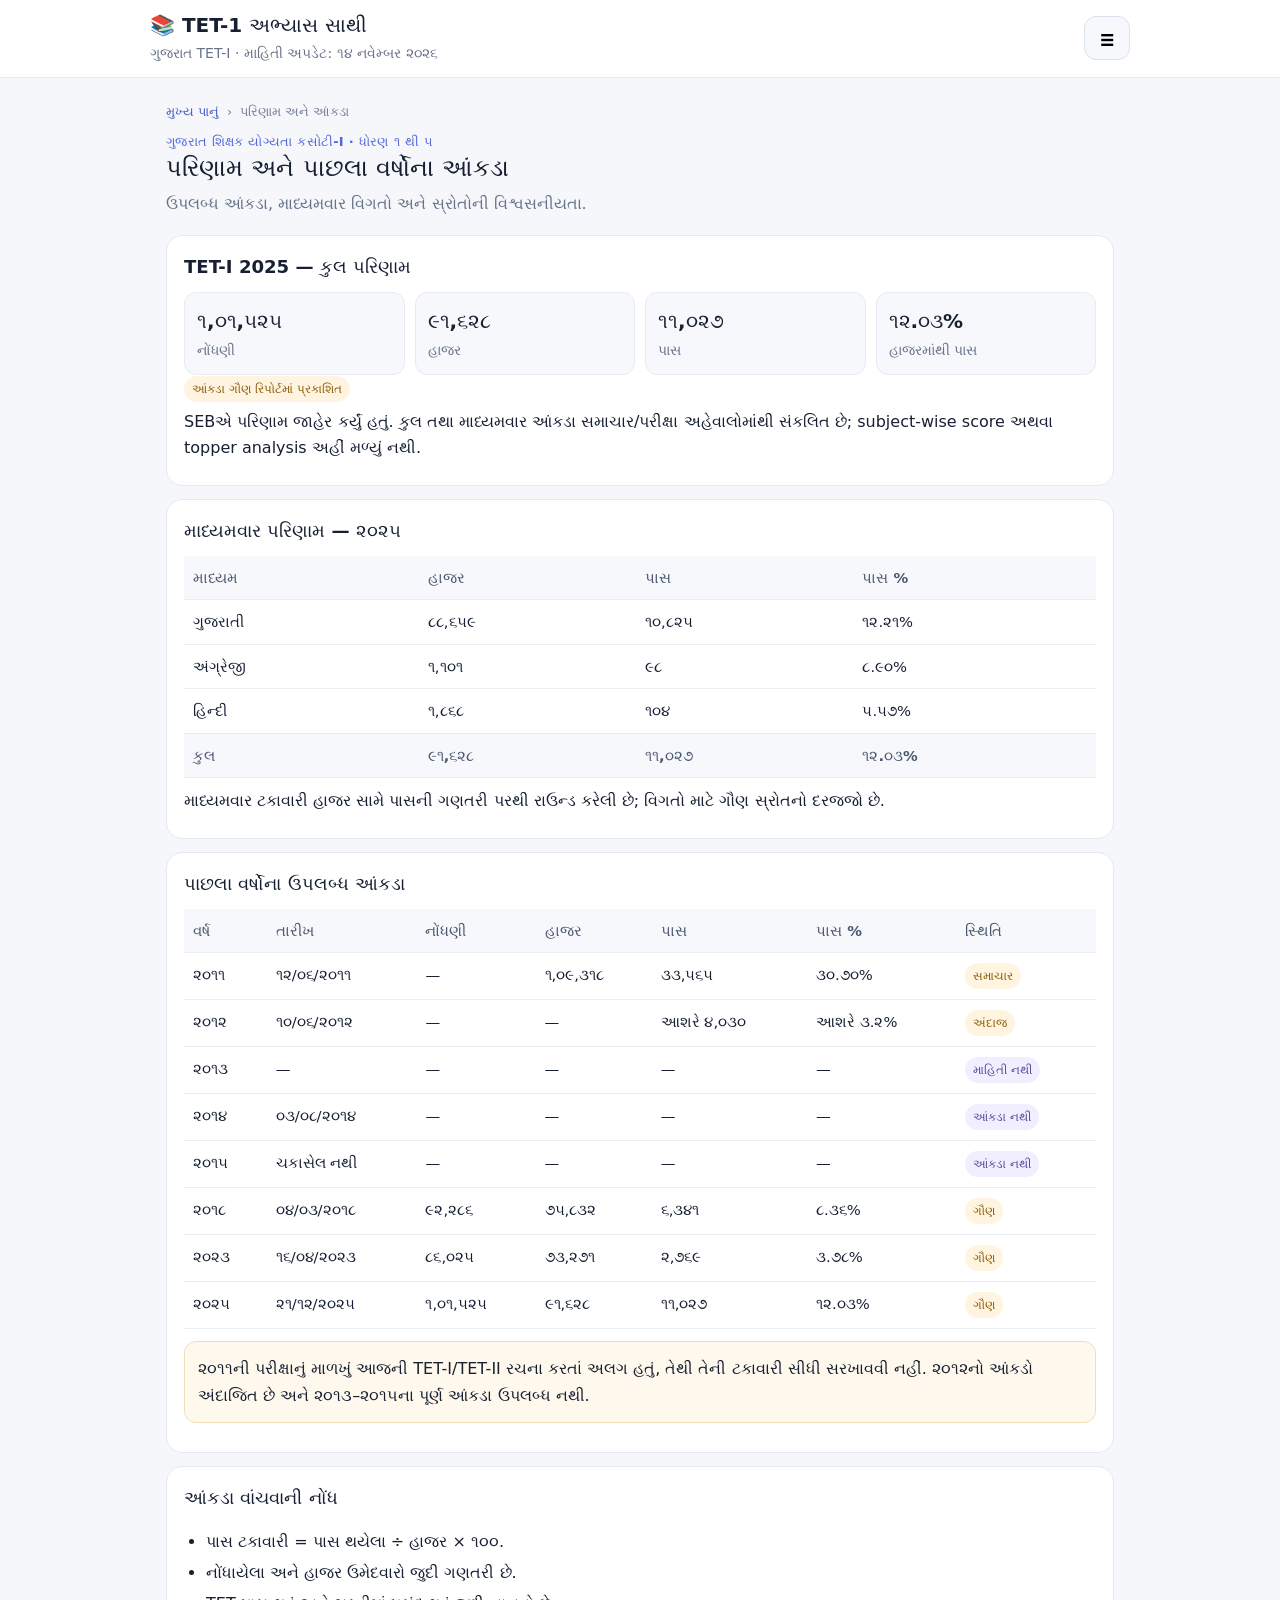
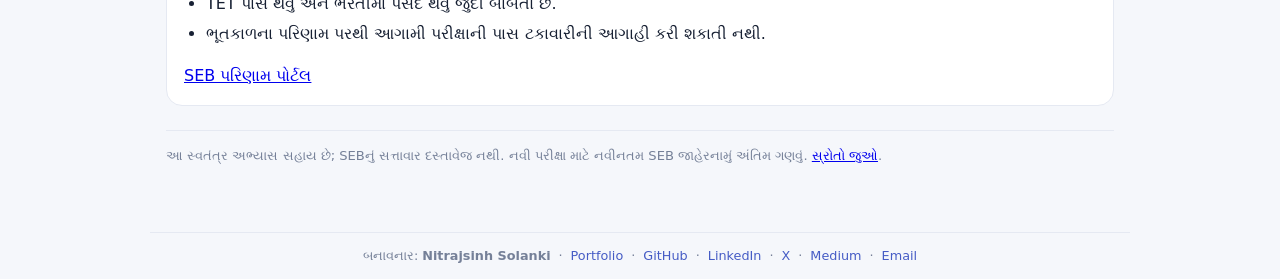
<file: results.html>
<!doctype html><html lang="gu"><head><meta charset="utf-8"><meta name="viewport" content="width=device-width,initial-scale=1"><meta name="theme-color" content="#f5f7fb"><meta name="description" content="ગુજરાત TET-I 2025 પરિણામ, ગુજરાતી-અંગ્રેજી-હિન્દી માધ્યમવાર આંકડા અને પાછલા વર્ષોના ઉપલબ્ધ પરિણામો સાથે સ્રોતની વિશ્વસનીયતાની નોંધ."><title>Gujarat TET-1 Result 2025 | પરિણામ અને આંકડા</title><link rel="stylesheet" href="site.css"><script src="site.js" defer></script><meta name="author" content="Nitrajsinh Solanki">
<meta name="robots" content="index,follow,max-image-preview:large">
<link rel="canonical" href="https://tet-checklist.vercel.app/results.html">
<link rel="icon" href="/favicon.svg" type="image/svg+xml">
<meta property="og:type" content="website">
<meta property="og:site_name" content="ગુજરાત TET-1 અભ્યાસ સાથી">
<meta property="og:locale" content="gu_IN">
<meta property="og:title" content="Gujarat TET-1 Result 2025 | પરિણામ અને આંકડા">
<meta property="og:description" content="ગુજરાત TET-I 2025 પરિણામ, ગુજરાતી-અંગ્રેજી-હિન્દી માધ્યમવાર આંકડા અને પાછલા વર્ષોના ઉપલબ્ધ પરિણામો સાથે સ્રોતની વિશ્વસનીયતાની નોંધ.">
<meta property="og:url" content="https://tet-checklist.vercel.app/results.html">
<meta name="twitter:card" content="summary">
<meta name="twitter:title" content="Gujarat TET-1 Result 2025 | પરિણામ અને આંકડા">
<meta name="twitter:description" content="ગુજરાત TET-I 2025 પરિણામ, ગુજરાતી-અંગ્રેજી-હિન્દી માધ્યમવાર આંકડા અને પાછલા વર્ષોના ઉપલબ્ધ પરિણામો સાથે સ્રોતની વિશ્વસનીયતાની નોંધ.">
<script type="application/ld+json">{"@context":"https://schema.org","@graph":[{"@type":"WebSite","@id":"https://tet-checklist.vercel.app/#website","url":"https://tet-checklist.vercel.app/","name":"ગુજરાત TET-1 અભ્યાસ સાથી","alternateName":"Gujarat TET-1 Gujarati Preparation Guide","description":"ગુજરાત રાજ્યના TET-I (ધોરણ 1 થી 5) ઉમેદવારો માટે સ્વતંત્ર ગુજરાતી અભ્યાસ માર્ગદર્શિકા અને પ્રગતિ ચેકલિસ્ટ.","inLanguage":"gu-IN","spatialCoverage":{"@type":"Place","name":"Gujarat, India"},"creator":{"@type":"Person","name":"Nitrajsinh Solanki","url":"https://nitrajsinh-solanki.vercel.app","sameAs":["https://github.com/Nitrajsinh-Solanki","https://www.linkedin.com/in/nitrajsinh-solanki-647b11293","https://x.com/Nitrajsinh_S","https://medium.com/@nrsolanki2005"]}},{"@type":"WebPage","@id":"https://tet-checklist.vercel.app/results.html#webpage","url":"https://tet-checklist.vercel.app/results.html","name":"Gujarat TET-1 Result 2025 | પરિણામ અને આંકડા","description":"ગુજરાત TET-I 2025 પરિણામ, ગુજરાતી-અંગ્રેજી-હિન્દી માધ્યમવાર આંકડા અને પાછલા વર્ષોના ઉપલબ્ધ પરિણામો સાથે સ્રોતની વિશ્વસનીયતાની નોંધ.","inLanguage":"gu-IN","isPartOf":{"@id":"https://tet-checklist.vercel.app/#website"},"about":[{"@type":"Thing","name":"Gujarat Teacher Eligibility Test-I (TET-I), Classes 1–5"},{"@type":"Place","name":"Gujarat, India"}],"breadcrumb":{"@id":"https://tet-checklist.vercel.app/results.html#breadcrumb"}},{"@type":"BreadcrumbList","@id":"https://tet-checklist.vercel.app/results.html#breadcrumb","itemListElement":[{"@type":"ListItem","position":1,"name":"મુખ્ય પાનું","item":"https://tet-checklist.vercel.app/"},{"@type":"ListItem","position":2,"name":"પરિણામ અને આંકડા","item":"https://tet-checklist.vercel.app/results.html"}]}]}</script>
</head><body><header class="site-header"><div class="headrow"><div><a class="site-brand" href="index.html" aria-label="ગુજરાત TET-1 અભ્યાસ સાથી - મુખ્ય પાનું">📚 TET-1 અભ્યાસ સાથી</a><p>ગુજરાત TET-I · માહિતી અપડેટ: ૧૪ નવેમ્બર ૨૦૨૬</p></div><button id="menuToggle" class="menu-toggle" type="button" aria-label="મુખ્ય મેનુ ખોલો" aria-controls="siteNav" aria-expanded="false"><span aria-hidden="true">☰</span></button></div><nav id="siteNav" class="site-nav" hidden aria-label="મુખ્ય પાનાં"><a href="index.html" >🏠 અભ્યાસ ચેકલિસ્ટ</a><a href="syllabus.html" >📖 વિગતવાર અભ્યાસક્રમ</a><a href="paper.html" >📝 પેપર પેટર્ન અને પાત્રતા</a><a href="updates.html" >🔔 અપડેટ્સ અને ભરતી</a><a href="results.html" aria-current="page">📊 પરિણામ અને આંકડા</a><a href="strategy.html" >🎯 તૈયારીની વ્યૂહરચના</a><a href="sources.html" >🔗 અધિકૃત સ્રોતો</a></nav></header><main class="page-wrap"><div class="page-heading"><nav class="breadcrumbs" aria-label="Breadcrumb"><a href="index.html">મુખ્ય પાનું</a><span aria-hidden="true">›</span><span aria-current="page">પરિણામ અને આંકડા</span></nav><div class="kicker">ગુજરાત શિક્ષક યોગ્યતા કસોટી-I · ધોરણ ૧ થી ૫</div><h1>પરિણામ અને પાછલા વર્ષોના આંકડા</h1><p>ઉપલબ્ધ આંકડા, માધ્યમવાર વિગતો અને સ્રોતોની વિશ્વસનીયતા.</p></div>
<div class="panel"><h3>TET-I 2025 — કુલ પરિણામ</h3><div class="stat-grid"><div class="stat-box"><strong>૧,૦૧,૫૨૫</strong><span>નોંધણી</span></div><div class="stat-box"><strong>૯૧,૬૨૮</strong><span>હાજર</span></div><div class="stat-box"><strong>૧૧,૦૨૭</strong><span>પાસ</span></div><div class="stat-box"><strong>૧૨.૦૩%</strong><span>હાજરમાંથી પાસ</span></div></div><span class="status secondary">આંકડા ગૌણ રિપોર્ટમાં પ્રકાશિત</span><p>SEBએ પરિણામ જાહેર કર્યું હતું. કુલ તથા માધ્યમવાર આંકડા સમાચાર/પરીક્ષા અહેવાલોમાંથી સંકલિત છે; subject-wise score અથવા topper analysis અહીં મળ્યું નથી.</p></div>
<div class="panel"><h3>માધ્યમવાર પરિણામ — ૨૦૨૫</h3><div class="table-wrap"><table><thead><tr><th>માધ્યમ</th><th>હાજર</th><th>પાસ</th><th>પાસ %</th></tr></thead><tbody><tr><td>ગુજરાતી</td><td>૮૮,૬૫૯</td><td>૧૦,૮૨૫</td><td>૧૨.૨૧%</td></tr><tr><td>અંગ્રેજી</td><td>૧,૧૦૧</td><td>૯૮</td><td>૮.૯૦%</td></tr><tr><td>હિન્દી</td><td>૧,૮૬૮</td><td>૧૦૪</td><td>૫.૫૭%</td></tr><tr><th>કુલ</th><th>૯૧,૬૨૮</th><th>૧૧,૦૨૭</th><th>૧૨.૦૩%</th></tr></tbody></table></div><p class="muted">માધ્યમવાર ટકાવારી હાજર સામે પાસની ગણતરી પરથી રાઉન્ડ કરેલી છે; વિગતો માટે ગૌણ સ્રોતનો દરજ્જો છે.</p></div>
<div class="panel"><h3>પાછલા વર્ષોના ઉપલબ્ધ આંકડા</h3><div class="table-wrap"><table><thead><tr><th>વર્ષ</th><th>તારીખ</th><th>નોંધણી</th><th>હાજર</th><th>પાસ</th><th>પાસ %</th><th>સ્થિતિ</th></tr></thead><tbody>
<tr><td>૨૦૧૧</td><td>૧૨/૦૬/૨૦૧૧</td><td>—</td><td>૧,૦૯,૩૧૮</td><td>૩૩,૫૬૫</td><td>૩૦.૭૦%</td><td><span class="status secondary">સમાચાર</span></td></tr>
<tr><td>૨૦૧૨</td><td>૧૦/૦૬/૨૦૧૨</td><td>—</td><td>—</td><td>આશરે ૪,૦૩૦</td><td>આશરે ૩.૨%</td><td><span class="status secondary">અંદાજ</span></td></tr>
<tr><td>૨૦૧૩</td><td>—</td><td>—</td><td>—</td><td>—</td><td>—</td><td><span class="status unknown">માહિતી નથી</span></td></tr>
<tr><td>૨૦૧૪</td><td>૦૩/૦૮/૨૦૧૪</td><td>—</td><td>—</td><td>—</td><td>—</td><td><span class="status unknown">આંકડા નથી</span></td></tr>
<tr><td>૨૦૧૫</td><td>ચકાસેલ નથી</td><td>—</td><td>—</td><td>—</td><td>—</td><td><span class="status unknown">આંકડા નથી</span></td></tr>
<tr><td>૨૦૧૮</td><td>૦૪/૦૩/૨૦૧૮</td><td>૯૨,૨૮૬</td><td>૭૫,૮૩૨</td><td>૬,૩૪૧</td><td>૮.૩૬%</td><td><span class="status secondary">ગૌણ</span></td></tr>
<tr><td>૨૦૨૩</td><td>૧૬/૦૪/૨૦૨૩</td><td>૮૬,૦૨૫</td><td>૭૩,૨૭૧</td><td>૨,૭૬૯</td><td>૩.૭૮%</td><td><span class="status secondary">ગૌણ</span></td></tr>
<tr><td>૨૦૨૫</td><td>૨૧/૧૨/૨૦૨૫</td><td>૧,૦૧,૫૨૫</td><td>૯૧,૬૨૮</td><td>૧૧,૦૨૭</td><td>૧૨.૦૩%</td><td><span class="status secondary">ગૌણ</span></td></tr>
</tbody></table></div><div class="warning">૨૦૧૧ની પરીક્ષાનું માળખું આજની TET-I/TET-II રચના કરતાં અલગ હતું, તેથી તેની ટકાવારી સીધી સરખાવવી નહીં. ૨૦૧૨નો આંકડો અંદાજિત છે અને ૨૦૧૩–૨૦૧૫ના પૂર્ણ આંકડા ઉપલબ્ધ નથી.</div></div>
<div class="panel"><h3>આંકડા વાંચવાની નોંધ</h3><ul><li>પાસ ટકાવારી = પાસ થયેલા ÷ હાજર × ૧૦૦.</li><li>નોંધાયેલા અને હાજર ઉમેદવારો જુદી ગણતરી છે.</li><li>TET પાસ થવું અને ભરતીમાં પસંદ થવું જુદી બાબતો છે.</li><li>ભૂતકાળના પરિણામ પરથી આગામી પરીક્ષાની પાસ ટકાવારીની આગાહી કરી શકાતી નથી.</li></ul><a href="https://sebexam.org/Form/printResult" target="_blank" rel="noopener">SEB પરિણામ પોર્ટલ</a></div><div class="footer">આ સ્વતંત્ર અભ્યાસ સહાય છે; SEBનું સત્તાવાર દસ્તાવેજ નથી. નવી પરીક્ષા માટે નવીનતમ SEB જાહેરનામું અંતિમ ગણવું. <a href="sources.html">સ્રોતો જુઓ</a>.</div></main></body></html>
</file>
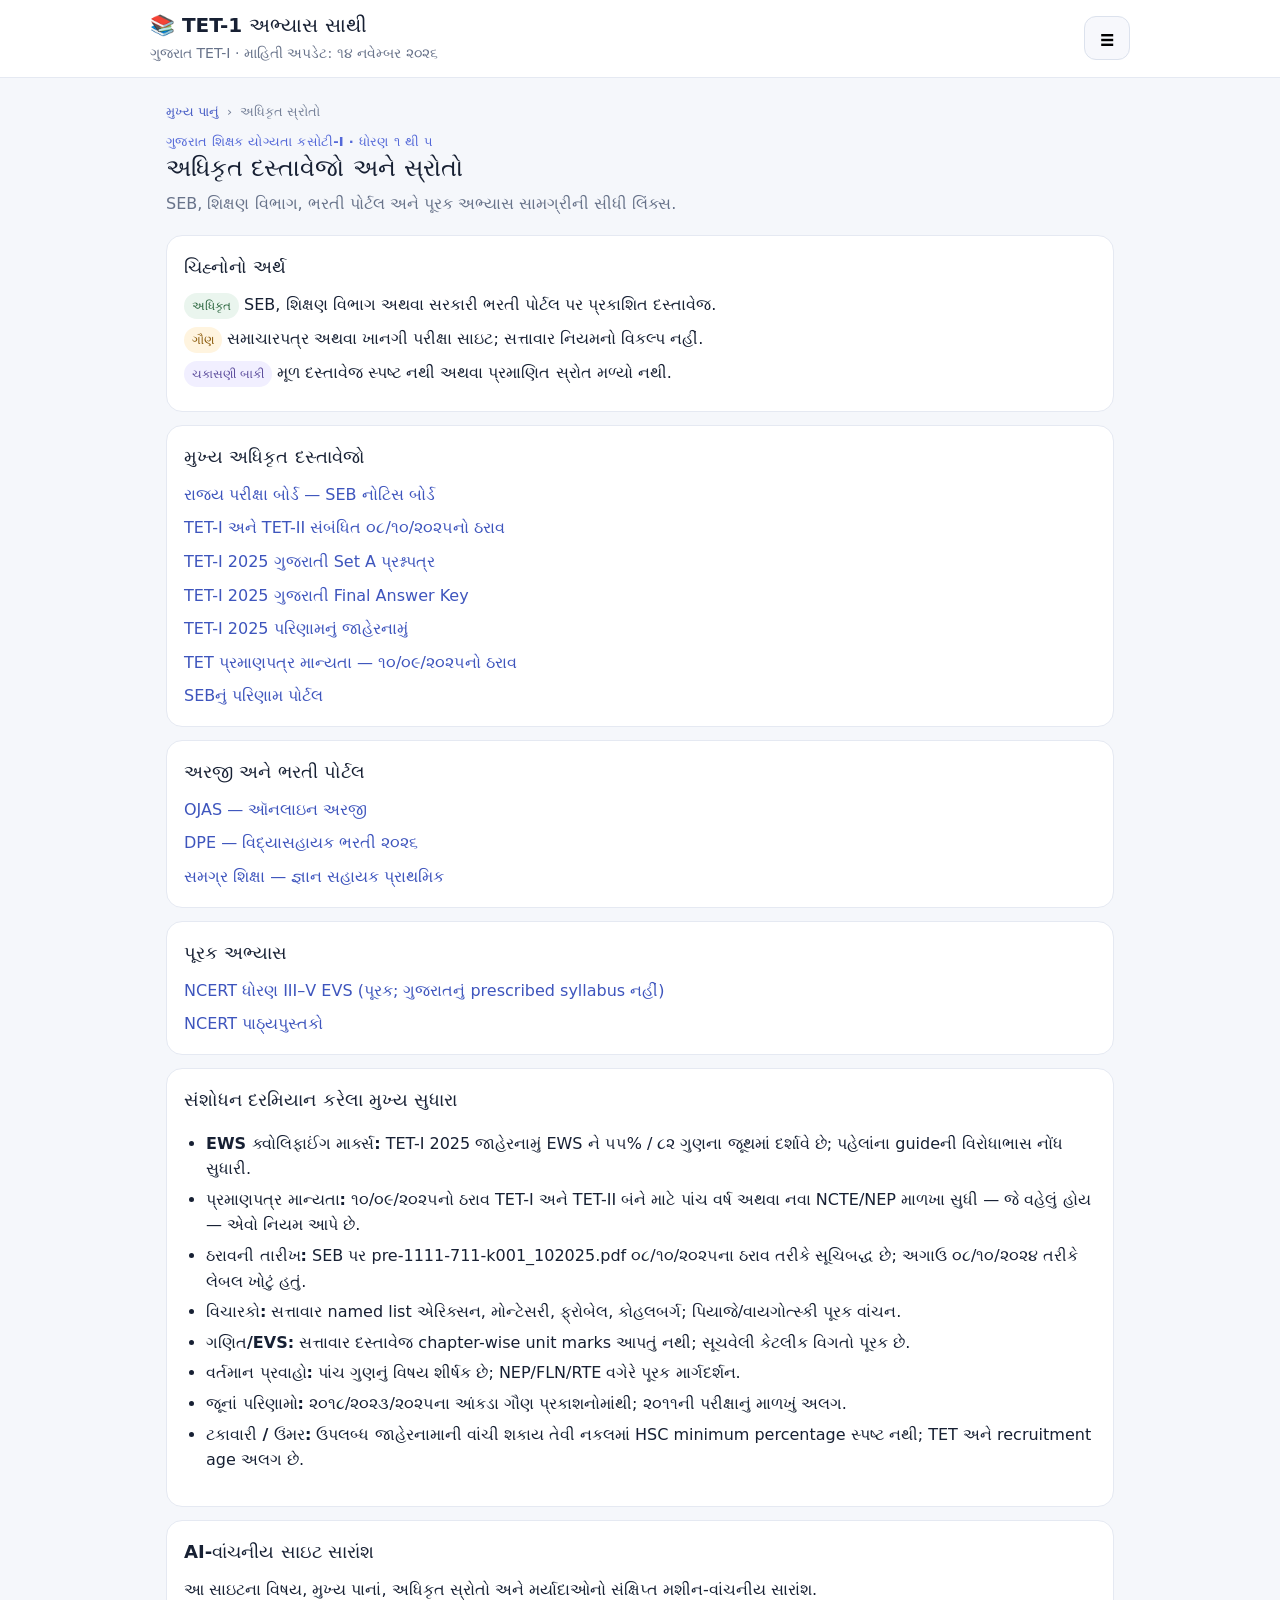
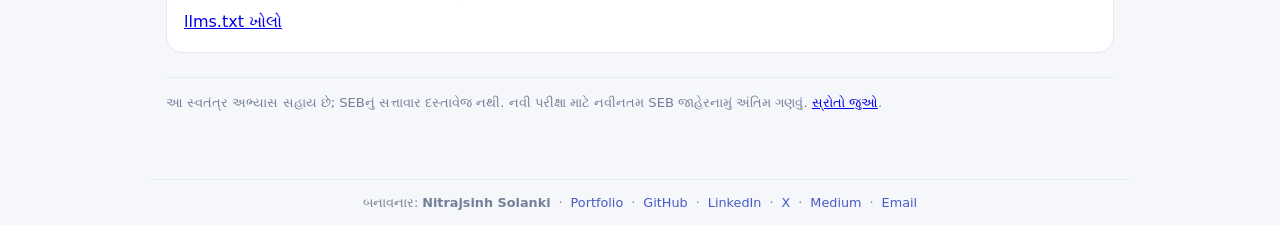
<file: sources.html>
<!doctype html><html lang="gu"><head><meta charset="utf-8"><meta name="viewport" content="width=device-width,initial-scale=1"><meta name="theme-color" content="#f5f7fb"><meta name="description" content="ગુજરાત TET-1 માટે SEBના સત્તાવાર જાહેરનામા, અભ્યાસક્રમ PDF, ગુજરાતી પ્રશ્નપત્ર, Final Answer Key, પરિણામ અને ભરતી પોર્ટલની સીધી લિંક્સ."><title>Gujarat TET-1 Official Syllabus PDF & Answer Key | સ્રોતો</title><link rel="stylesheet" href="site.css"><script src="site.js" defer></script><meta name="author" content="Nitrajsinh Solanki">
<meta name="robots" content="index,follow,max-image-preview:large">
<link rel="canonical" href="https://tet-checklist.vercel.app/sources.html">
<link rel="icon" href="/favicon.svg" type="image/svg+xml">
<meta property="og:type" content="website">
<meta property="og:site_name" content="ગુજરાત TET-1 અભ્યાસ સાથી">
<meta property="og:locale" content="gu_IN">
<meta property="og:title" content="Gujarat TET-1 Official Syllabus PDF & Answer Key | સ્રોતો">
<meta property="og:description" content="ગુજરાત TET-1 માટે SEBના સત્તાવાર જાહેરનામા, અભ્યાસક્રમ PDF, ગુજરાતી પ્રશ્નપત્ર, Final Answer Key, પરિણામ અને ભરતી પોર્ટલની સીધી લિંક્સ.">
<meta property="og:url" content="https://tet-checklist.vercel.app/sources.html">
<meta name="twitter:card" content="summary">
<meta name="twitter:title" content="Gujarat TET-1 Official Syllabus PDF & Answer Key | સ્રોતો">
<meta name="twitter:description" content="ગુજરાત TET-1 માટે SEBના સત્તાવાર જાહેરનામા, અભ્યાસક્રમ PDF, ગુજરાતી પ્રશ્નપત્ર, Final Answer Key, પરિણામ અને ભરતી પોર્ટલની સીધી લિંક્સ.">
<script type="application/ld+json">{"@context":"https://schema.org","@graph":[{"@type":"WebSite","@id":"https://tet-checklist.vercel.app/#website","url":"https://tet-checklist.vercel.app/","name":"ગુજરાત TET-1 અભ્યાસ સાથી","alternateName":"Gujarat TET-1 Gujarati Preparation Guide","description":"ગુજરાત રાજ્યના TET-I (ધોરણ 1 થી 5) ઉમેદવારો માટે સ્વતંત્ર ગુજરાતી અભ્યાસ માર્ગદર્શિકા અને પ્રગતિ ચેકલિસ્ટ.","inLanguage":"gu-IN","spatialCoverage":{"@type":"Place","name":"Gujarat, India"},"creator":{"@type":"Person","name":"Nitrajsinh Solanki","url":"https://nitrajsinh-solanki.vercel.app","sameAs":["https://github.com/Nitrajsinh-Solanki","https://www.linkedin.com/in/nitrajsinh-solanki-647b11293","https://x.com/Nitrajsinh_S","https://medium.com/@nrsolanki2005"]}},{"@type":"WebPage","@id":"https://tet-checklist.vercel.app/sources.html#webpage","url":"https://tet-checklist.vercel.app/sources.html","name":"Gujarat TET-1 Official Syllabus PDF & Answer Key | સ્રોતો","description":"ગુજરાત TET-1 માટે SEBના સત્તાવાર જાહેરનામા, અભ્યાસક્રમ PDF, ગુજરાતી પ્રશ્નપત્ર, Final Answer Key, પરિણામ અને ભરતી પોર્ટલની સીધી લિંક્સ.","inLanguage":"gu-IN","isPartOf":{"@id":"https://tet-checklist.vercel.app/#website"},"about":[{"@type":"Thing","name":"Gujarat Teacher Eligibility Test-I (TET-I), Classes 1–5"},{"@type":"Place","name":"Gujarat, India"}],"breadcrumb":{"@id":"https://tet-checklist.vercel.app/sources.html#breadcrumb"}},{"@type":"BreadcrumbList","@id":"https://tet-checklist.vercel.app/sources.html#breadcrumb","itemListElement":[{"@type":"ListItem","position":1,"name":"મુખ્ય પાનું","item":"https://tet-checklist.vercel.app/"},{"@type":"ListItem","position":2,"name":"અધિકૃત સ્રોતો","item":"https://tet-checklist.vercel.app/sources.html"}]}]}</script>
</head><body><header class="site-header"><div class="headrow"><div><a class="site-brand" href="index.html" aria-label="ગુજરાત TET-1 અભ્યાસ સાથી - મુખ્ય પાનું">📚 TET-1 અભ્યાસ સાથી</a><p>ગુજરાત TET-I · માહિતી અપડેટ: ૧૪ નવેમ્બર ૨૦૨૬</p></div><button id="menuToggle" class="menu-toggle" type="button" aria-label="મુખ્ય મેનુ ખોલો" aria-controls="siteNav" aria-expanded="false"><span aria-hidden="true">☰</span></button></div><nav id="siteNav" class="site-nav" hidden aria-label="મુખ્ય પાનાં"><a href="index.html" >🏠 અભ્યાસ ચેકલિસ્ટ</a><a href="syllabus.html" >📖 વિગતવાર અભ્યાસક્રમ</a><a href="paper.html" >📝 પેપર પેટર્ન અને પાત્રતા</a><a href="updates.html" >🔔 અપડેટ્સ અને ભરતી</a><a href="results.html" >📊 પરિણામ અને આંકડા</a><a href="strategy.html" >🎯 તૈયારીની વ્યૂહરચના</a><a href="sources.html" aria-current="page">🔗 અધિકૃત સ્રોતો</a></nav></header><main class="page-wrap"><div class="page-heading"><nav class="breadcrumbs" aria-label="Breadcrumb"><a href="index.html">મુખ્ય પાનું</a><span aria-hidden="true">›</span><span aria-current="page">અધિકૃત સ્રોતો</span></nav><div class="kicker">ગુજરાત શિક્ષક યોગ્યતા કસોટી-I · ધોરણ ૧ થી ૫</div><h1>અધિકૃત દસ્તાવેજો અને સ્રોતો</h1><p>SEB, શિક્ષણ વિભાગ, ભરતી પોર્ટલ અને પૂરક અભ્યાસ સામગ્રીની સીધી લિંક્સ.</p></div>
<div class="panel"><h3>ચિહ્નોનો અર્થ</h3><p><span class="status official">અધિકૃત</span> SEB, શિક્ષણ વિભાગ અથવા સરકારી ભરતી પોર્ટલ પર પ્રકાશિત દસ્તાવેજ.</p><p><span class="status secondary">ગૌણ</span> સમાચારપત્ર અથવા ખાનગી પરીક્ષા સાઇટ; સત્તાવાર નિયમનો વિકલ્પ નહીં.</p><p><span class="status unknown">ચકાસણી બાકી</span> મૂળ દસ્તાવેજ સ્પષ્ટ નથી અથવા પ્રમાણિત સ્રોત મળ્યો નથી.</p></div>
<div class="panel"><h3>મુખ્ય અધિકૃત દસ્તાવેજો</h3><div class="link-list">
<a href="https://sebexam.org/" target="_blank" rel="noopener">રાજ્ય પરીક્ષા બોર્ડ — SEB નોટિસ બોર્ડ</a>
<a href="https://sebexam.org/AdvertiseFiles/2025/pre-1111-711-k001_102025.pdf" target="_blank" rel="noopener">TET-I અને TET-II સંબંધિત ૦૮/૧૦/૨૦૨૫નો ઠરાવ</a>
<a href="https://sebexam.org/AdvertiseFiles/2025/51%20gujarati%20category%20a_122025.pdf" target="_blank" rel="noopener">TET-I 2025 ગુજરાતી Set A પ્રશ્નપત્ર</a>
<a href="https://sebexam.org/AdvertiseFiles/2026/tet-i%20final%20answer%20key%20gujarati%20medium_012026.pdf" target="_blank" rel="noopener">TET-I 2025 ગુજરાતી Final Answer Key</a>
<a href="https://sebexam.org/AdvertiseFiles/2026/tet-i%20exam-2025%20result%20notification_012026.pdf" target="_blank" rel="noopener">TET-I 2025 પરિણામનું જાહેરનામું</a>
<a href="https://vsb.dpegujarat.in/assets/GRS/10-09-2025.pdf" target="_blank" rel="noopener">TET પ્રમાણપત્ર માન્યતા — ૧૦/૦૯/૨૦૨૫નો ઠરાવ</a>
<a href="https://sebexam.org/Form/printResult" target="_blank" rel="noopener">SEBનું પરિણામ પોર્ટલ</a>
</div></div>
<div class="panel"><h3>અરજી અને ભરતી પોર્ટલ</h3><div class="link-list"><a href="https://ojas.gujarat.gov.in/" target="_blank" rel="noopener">OJAS — ઑનલાઇન અરજી</a><a href="https://vsb.dpegujarat.in/home" target="_blank" rel="noopener">DPE — વિદ્યાસહાયક ભરતી ૨૦૨૬</a><a href="https://pregyansahayak.ssgujarat.org/" target="_blank" rel="noopener">સમગ્ર શિક્ષા — જ્ઞાન સહાયક પ્રાથમિક</a></div></div>
<div class="panel"><h3>પૂરક અભ્યાસ</h3><div class="link-list"><a href="https://www.ncert.nic.in/pdf/syllabus/08Environmental%20%28III-V%29.pdf" target="_blank" rel="noopener">NCERT ધોરણ III–V EVS (પૂરક; ગુજરાતનું prescribed syllabus નહીં)</a><a href="https://ncert.nic.in/textbook.php" target="_blank" rel="noopener">NCERT પાઠ્યપુસ્તકો</a></div></div>
<div class="panel"><h3>સંશોધન દરમિયાન કરેલા મુખ્ય સુધારા</h3><ul>
<li><strong>EWS ક્વોલિફાઈંગ માર્ક્સ:</strong> TET-I 2025 જાહેરનામું EWS ને ૫૫% / ૮૨ ગુણના જૂથમાં દર્શાવે છે; પહેલાંના guideની વિરોધાભાસ નોંધ સુધારી.</li>
<li><strong>પ્રમાણપત્ર માન્યતા:</strong> ૧૦/૦૯/૨૦૨૫નો ઠરાવ TET-I અને TET-II બંને માટે પાંચ વર્ષ અથવા નવા NCTE/NEP માળખા સુધી — જે વહેલું હોય — એવો નિયમ આપે છે.</li>
<li><strong>ઠરાવની તારીખ:</strong> SEB પર pre-1111-711-k001_102025.pdf ૦૮/૧૦/૨૦૨૫ના ઠરાવ તરીકે સૂચિબદ્ધ છે; અગાઉ ૦૮/૧૦/૨૦૨૪ તરીકે લેબલ ખોટું હતું.</li>
<li><strong>વિચારકો:</strong> સત્તાવાર named list એરિક્સન, મોન્ટેસરી, ફ્રોબેલ, કોહલબર્ગ; પિયાજે/વાયગોત્સ્કી પૂરક વાંચન.</li>
<li><strong>ગણિત/EVS:</strong> સત્તાવાર દસ્તાવેજ chapter-wise unit marks આપતું નથી; સૂચવેલી કેટલીક વિગતો પૂરક છે.</li>
<li><strong>વર્તમાન પ્રવાહો:</strong> પાંચ ગુણનું વિષય શીર્ષક છે; NEP/FLN/RTE વગેરે પૂરક માર્ગદર્શન.</li>
<li><strong>જૂનાં પરિણામો:</strong> ૨૦૧૮/૨૦૨૩/૨૦૨૫ના આંકડા ગૌણ પ્રકાશનોમાંથી; ૨૦૧૧ની પરીક્ષાનું માળખું અલગ.</li>
<li><strong>ટકાવારી / ઉંમર:</strong> ઉપલબ્ધ જાહેરનામાની વાંચી શકાય તેવી નકલમાં HSC minimum percentage સ્પષ્ટ નથી; TET અને recruitment age અલગ છે.</li>
</ul></div><div class="panel"><h3>AI-વાંચનીય સાઇટ સારાંશ</h3><p>આ સાઇટના વિષય, મુખ્ય પાનાં, અધિકૃત સ્રોતો અને મર્યાદાઓનો સંક્ષિપ્ત મશીન-વાંચનીય સારાંશ.</p><a href="llms.txt">llms.txt ખોલો</a></div><div class="footer">આ સ્વતંત્ર અભ્યાસ સહાય છે; SEBનું સત્તાવાર દસ્તાવેજ નથી. નવી પરીક્ષા માટે નવીનતમ SEB જાહેરનામું અંતિમ ગણવું. <a href="sources.html">સ્રોતો જુઓ</a>.</div></main></body></html>
</file>
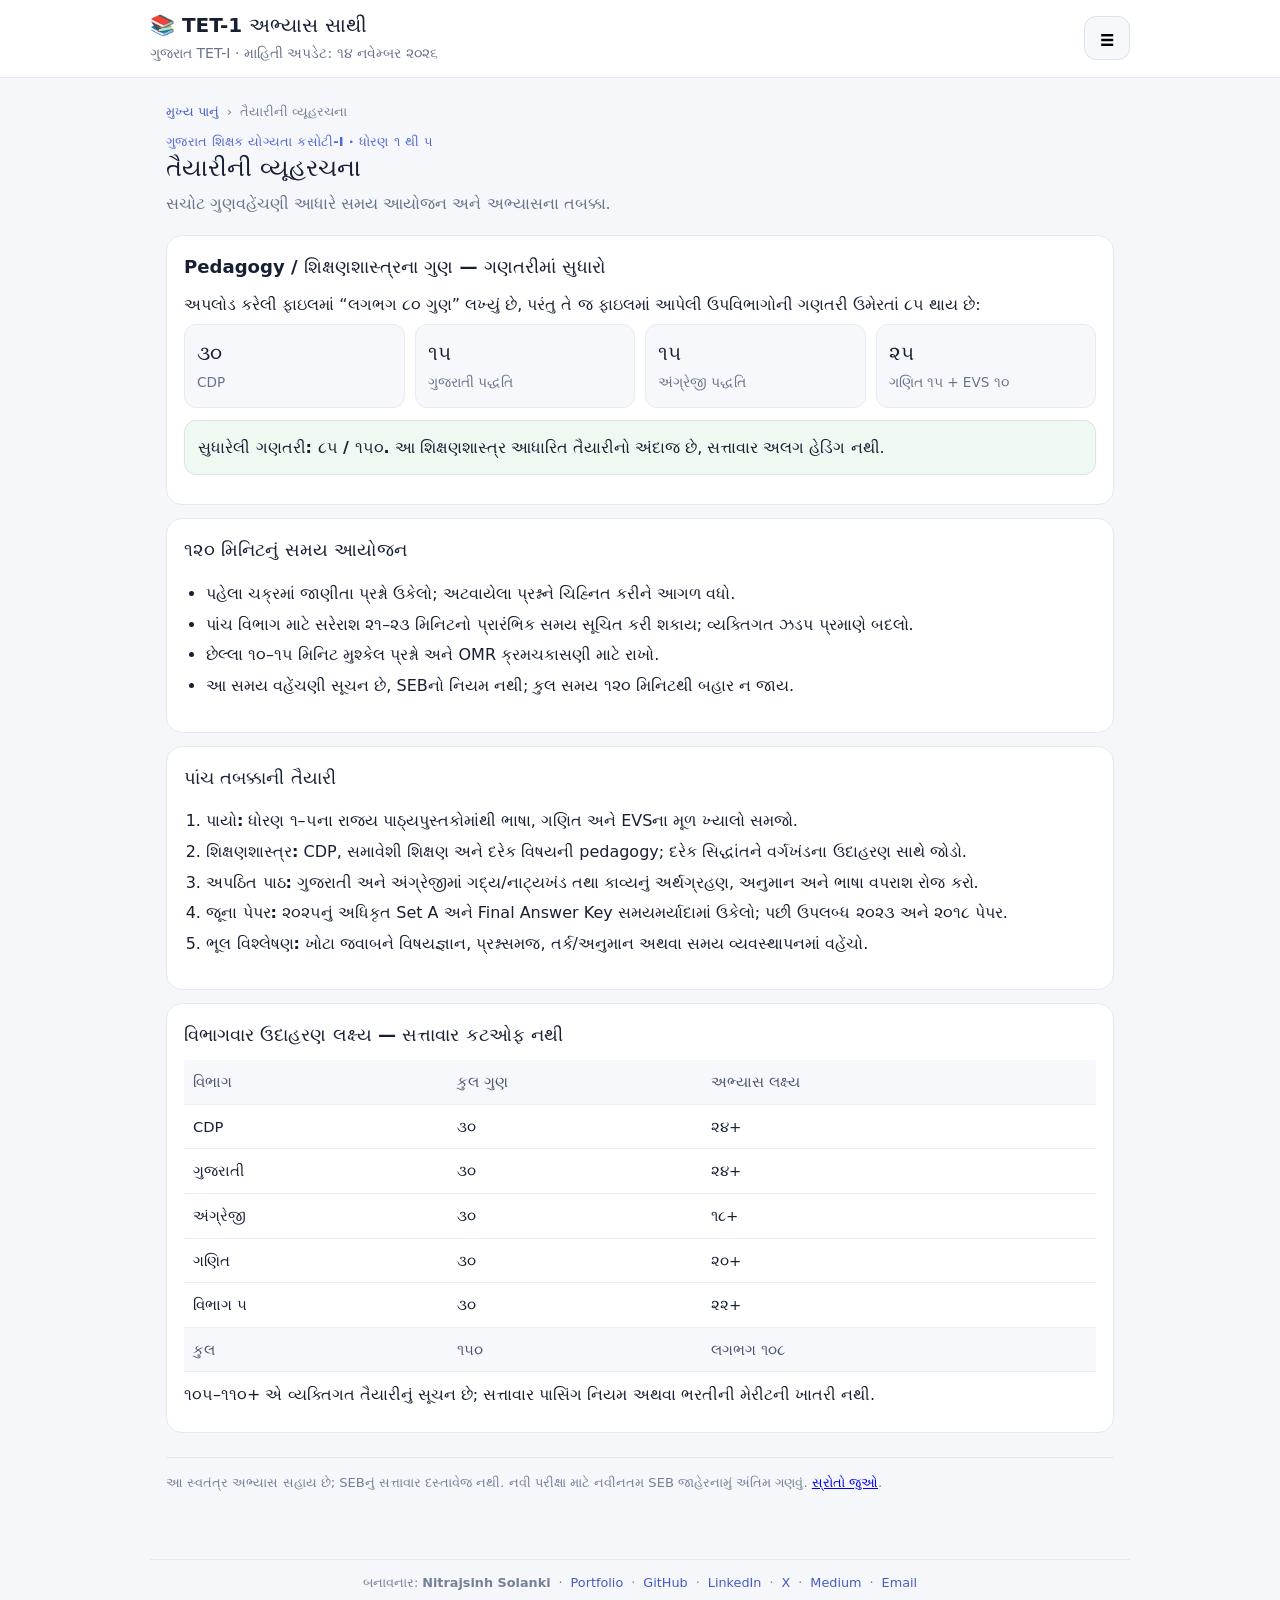
<file: strategy.html>
<!doctype html><html lang="gu"><head><meta charset="utf-8"><meta name="viewport" content="width=device-width,initial-scale=1"><meta name="theme-color" content="#f5f7fb"><meta name="description" content="ગુજરાત TET-1 માટે વિષયવાર તૈયારી, 120 મિનિટનું સમય આયોજન, બાળ વિકાસ અને pedagogy પર ધ્યાન તથા જૂના પેપરથી ભૂલ વિશ્લેષણની રીત."><title>Gujarat TET-1 Preparation Strategy | ગુજરાતી તૈયારી</title><link rel="stylesheet" href="site.css"><script src="site.js" defer></script><meta name="author" content="Nitrajsinh Solanki">
<meta name="robots" content="index,follow,max-image-preview:large">
<link rel="canonical" href="https://tet-checklist.vercel.app/strategy.html">
<link rel="icon" href="/favicon.svg" type="image/svg+xml">
<meta property="og:type" content="website">
<meta property="og:site_name" content="ગુજરાત TET-1 અભ્યાસ સાથી">
<meta property="og:locale" content="gu_IN">
<meta property="og:title" content="Gujarat TET-1 Preparation Strategy | ગુજરાતી તૈયારી">
<meta property="og:description" content="ગુજરાત TET-1 માટે વિષયવાર તૈયારી, 120 મિનિટનું સમય આયોજન, બાળ વિકાસ અને pedagogy પર ધ્યાન તથા જૂના પેપરથી ભૂલ વિશ્લેષણની રીત.">
<meta property="og:url" content="https://tet-checklist.vercel.app/strategy.html">
<meta name="twitter:card" content="summary">
<meta name="twitter:title" content="Gujarat TET-1 Preparation Strategy | ગુજરાતી તૈયારી">
<meta name="twitter:description" content="ગુજરાત TET-1 માટે વિષયવાર તૈયારી, 120 મિનિટનું સમય આયોજન, બાળ વિકાસ અને pedagogy પર ધ્યાન તથા જૂના પેપરથી ભૂલ વિશ્લેષણની રીત.">
<script type="application/ld+json">{"@context":"https://schema.org","@graph":[{"@type":"WebSite","@id":"https://tet-checklist.vercel.app/#website","url":"https://tet-checklist.vercel.app/","name":"ગુજરાત TET-1 અભ્યાસ સાથી","alternateName":"Gujarat TET-1 Gujarati Preparation Guide","description":"ગુજરાત રાજ્યના TET-I (ધોરણ 1 થી 5) ઉમેદવારો માટે સ્વતંત્ર ગુજરાતી અભ્યાસ માર્ગદર્શિકા અને પ્રગતિ ચેકલિસ્ટ.","inLanguage":"gu-IN","spatialCoverage":{"@type":"Place","name":"Gujarat, India"},"creator":{"@type":"Person","name":"Nitrajsinh Solanki","url":"https://nitrajsinh-solanki.vercel.app","sameAs":["https://github.com/Nitrajsinh-Solanki","https://www.linkedin.com/in/nitrajsinh-solanki-647b11293","https://x.com/Nitrajsinh_S","https://medium.com/@nrsolanki2005"]}},{"@type":"WebPage","@id":"https://tet-checklist.vercel.app/strategy.html#webpage","url":"https://tet-checklist.vercel.app/strategy.html","name":"Gujarat TET-1 Preparation Strategy | ગુજરાતી તૈયારી","description":"ગુજરાત TET-1 માટે વિષયવાર તૈયારી, 120 મિનિટનું સમય આયોજન, બાળ વિકાસ અને pedagogy પર ધ્યાન તથા જૂના પેપરથી ભૂલ વિશ્લેષણની રીત.","inLanguage":"gu-IN","isPartOf":{"@id":"https://tet-checklist.vercel.app/#website"},"about":[{"@type":"Thing","name":"Gujarat Teacher Eligibility Test-I (TET-I), Classes 1–5"},{"@type":"Place","name":"Gujarat, India"}],"breadcrumb":{"@id":"https://tet-checklist.vercel.app/strategy.html#breadcrumb"}},{"@type":"BreadcrumbList","@id":"https://tet-checklist.vercel.app/strategy.html#breadcrumb","itemListElement":[{"@type":"ListItem","position":1,"name":"મુખ્ય પાનું","item":"https://tet-checklist.vercel.app/"},{"@type":"ListItem","position":2,"name":"તૈયારીની વ્યૂહરચના","item":"https://tet-checklist.vercel.app/strategy.html"}]}]}</script>
</head><body><header class="site-header"><div class="headrow"><div><a class="site-brand" href="index.html" aria-label="ગુજરાત TET-1 અભ્યાસ સાથી - મુખ્ય પાનું">📚 TET-1 અભ્યાસ સાથી</a><p>ગુજરાત TET-I · માહિતી અપડેટ: ૧૪ નવેમ્બર ૨૦૨૬</p></div><button id="menuToggle" class="menu-toggle" type="button" aria-label="મુખ્ય મેનુ ખોલો" aria-controls="siteNav" aria-expanded="false"><span aria-hidden="true">☰</span></button></div><nav id="siteNav" class="site-nav" hidden aria-label="મુખ્ય પાનાં"><a href="index.html" >🏠 અભ્યાસ ચેકલિસ્ટ</a><a href="syllabus.html" >📖 વિગતવાર અભ્યાસક્રમ</a><a href="paper.html" >📝 પેપર પેટર્ન અને પાત્રતા</a><a href="updates.html" >🔔 અપડેટ્સ અને ભરતી</a><a href="results.html" >📊 પરિણામ અને આંકડા</a><a href="strategy.html" aria-current="page">🎯 તૈયારીની વ્યૂહરચના</a><a href="sources.html" >🔗 અધિકૃત સ્રોતો</a></nav></header><main class="page-wrap"><div class="page-heading"><nav class="breadcrumbs" aria-label="Breadcrumb"><a href="index.html">મુખ્ય પાનું</a><span aria-hidden="true">›</span><span aria-current="page">તૈયારીની વ્યૂહરચના</span></nav><div class="kicker">ગુજરાત શિક્ષક યોગ્યતા કસોટી-I · ધોરણ ૧ થી ૫</div><h1>તૈયારીની વ્યૂહરચના</h1><p>સચોટ ગુણવહેંચણી આધારે સમય આયોજન અને અભ્યાસના તબક્કા.</p></div>
<div class="panel"><h3>Pedagogy / શિક્ષણશાસ્ત્રના ગુણ — ગણતરીમાં સુધારો</h3><p>અપલોડ કરેલી ફાઇલમાં “લગભગ ૮૦ ગુણ” લખ્યું છે, પરંતુ તે જ ફાઇલમાં આપેલી ઉપવિભાગોની ગણતરી ઉમેરતાં ૮૫ થાય છે:</p><div class="stat-grid"><div class="stat-box"><strong>૩૦</strong><span>CDP</span></div><div class="stat-box"><strong>૧૫</strong><span>ગુજરાતી પદ્ધતિ</span></div><div class="stat-box"><strong>૧૫</strong><span>અંગ્રેજી પદ્ધતિ</span></div><div class="stat-box"><strong>૨૫</strong><span>ગણિત ૧૫ + EVS ૧૦</span></div></div><div class="good"><strong>સુધારેલી ગણતરી: ૮૫ / ૧૫૦.</strong> આ શિક્ષણશાસ્ત્ર આધારિત તૈયારીનો અંદાજ છે, સત્તાવાર અલગ હેડિંગ નથી.</div></div>
<div class="panel"><h3>૧૨૦ મિનિટનું સમય આયોજન</h3><ul><li>પહેલા ચક્રમાં જાણીતા પ્રશ્નો ઉકેલો; અટવાયેલા પ્રશ્નને ચિહ્નિત કરીને આગળ વધો.</li><li>પાંચ વિભાગ માટે સરેરાશ ૨૧–૨૩ મિનિટનો પ્રારંભિક સમય સૂચિત કરી શકાય; વ્યક્તિગત ઝડપ પ્રમાણે બદલો.</li><li>છેલ્લા ૧૦–૧૫ મિનિટ મુશ્કેલ પ્રશ્નો અને OMR ક્રમચકાસણી માટે રાખો.</li><li>આ સમય વહેંચણી સૂચન છે, SEBનો નિયમ નથી; કુલ સમય ૧૨૦ મિનિટથી બહાર ન જાય.</li></ul></div>
<div class="panel"><h3>પાંચ તબક્કાની તૈયારી</h3><ol><li><strong>પાયો:</strong> ધોરણ ૧–૫ના રાજ્ય પાઠ્યપુસ્તકોમાંથી ભાષા, ગણિત અને EVSના મૂળ ખ્યાલો સમજો.</li><li><strong>શિક્ષણશાસ્ત્ર:</strong> CDP, સમાવેશી શિક્ષણ અને દરેક વિષયની pedagogy; દરેક સિદ્ધાંતને વર્ગખંડના ઉદાહરણ સાથે જોડો.</li><li><strong>અપઠિત પાઠ:</strong> ગુજરાતી અને અંગ્રેજીમાં ગદ્ય/નાટ્યખંડ તથા કાવ્યનું અર્થગ્રહણ, અનુમાન અને ભાષા વપરાશ રોજ કરો.</li><li><strong>જૂના પેપર:</strong> ૨૦૨૫નું અધિકૃત Set A અને Final Answer Key સમયમર્યાદામાં ઉકેલો; પછી ઉપલબ્ધ ૨૦૨૩ અને ૨૦૧૮ પેપર.</li><li><strong>ભૂલ વિશ્લેષણ:</strong> ખોટા જવાબને વિષયજ્ઞાન, પ્રશ્નસમજ, તર્ક/અનુમાન અથવા સમય વ્યવસ્થાપનમાં વહેંચો.</li></ol></div>
<div class="panel"><h3>વિભાગવાર ઉદાહરણ લક્ષ્ય — સત્તાવાર કટઓફ નથી</h3><div class="table-wrap"><table><thead><tr><th>વિભાગ</th><th>કુલ ગુણ</th><th>અભ્યાસ લક્ષ્ય</th></tr></thead><tbody><tr><td>CDP</td><td>૩૦</td><td>૨૪+</td></tr><tr><td>ગુજરાતી</td><td>૩૦</td><td>૨૪+</td></tr><tr><td>અંગ્રેજી</td><td>૩૦</td><td>૧૮+</td></tr><tr><td>ગણિત</td><td>૩૦</td><td>૨૦+</td></tr><tr><td>વિભાગ ૫</td><td>૩૦</td><td>૨૨+</td></tr><tr><th>કુલ</th><th>૧૫૦</th><th>લગભગ ૧૦૮</th></tr></tbody></table></div><p class="muted">૧૦૫–૧૧૦+ એ વ્યક્તિગત તૈયારીનું સૂચન છે; સત્તાવાર પાસિંગ નિયમ અથવા ભરતીની મેરીટની ખાતરી નથી.</p></div><div class="footer">આ સ્વતંત્ર અભ્યાસ સહાય છે; SEBનું સત્તાવાર દસ્તાવેજ નથી. નવી પરીક્ષા માટે નવીનતમ SEB જાહેરનામું અંતિમ ગણવું. <a href="sources.html">સ્રોતો જુઓ</a>.</div></main></body></html>
</file>
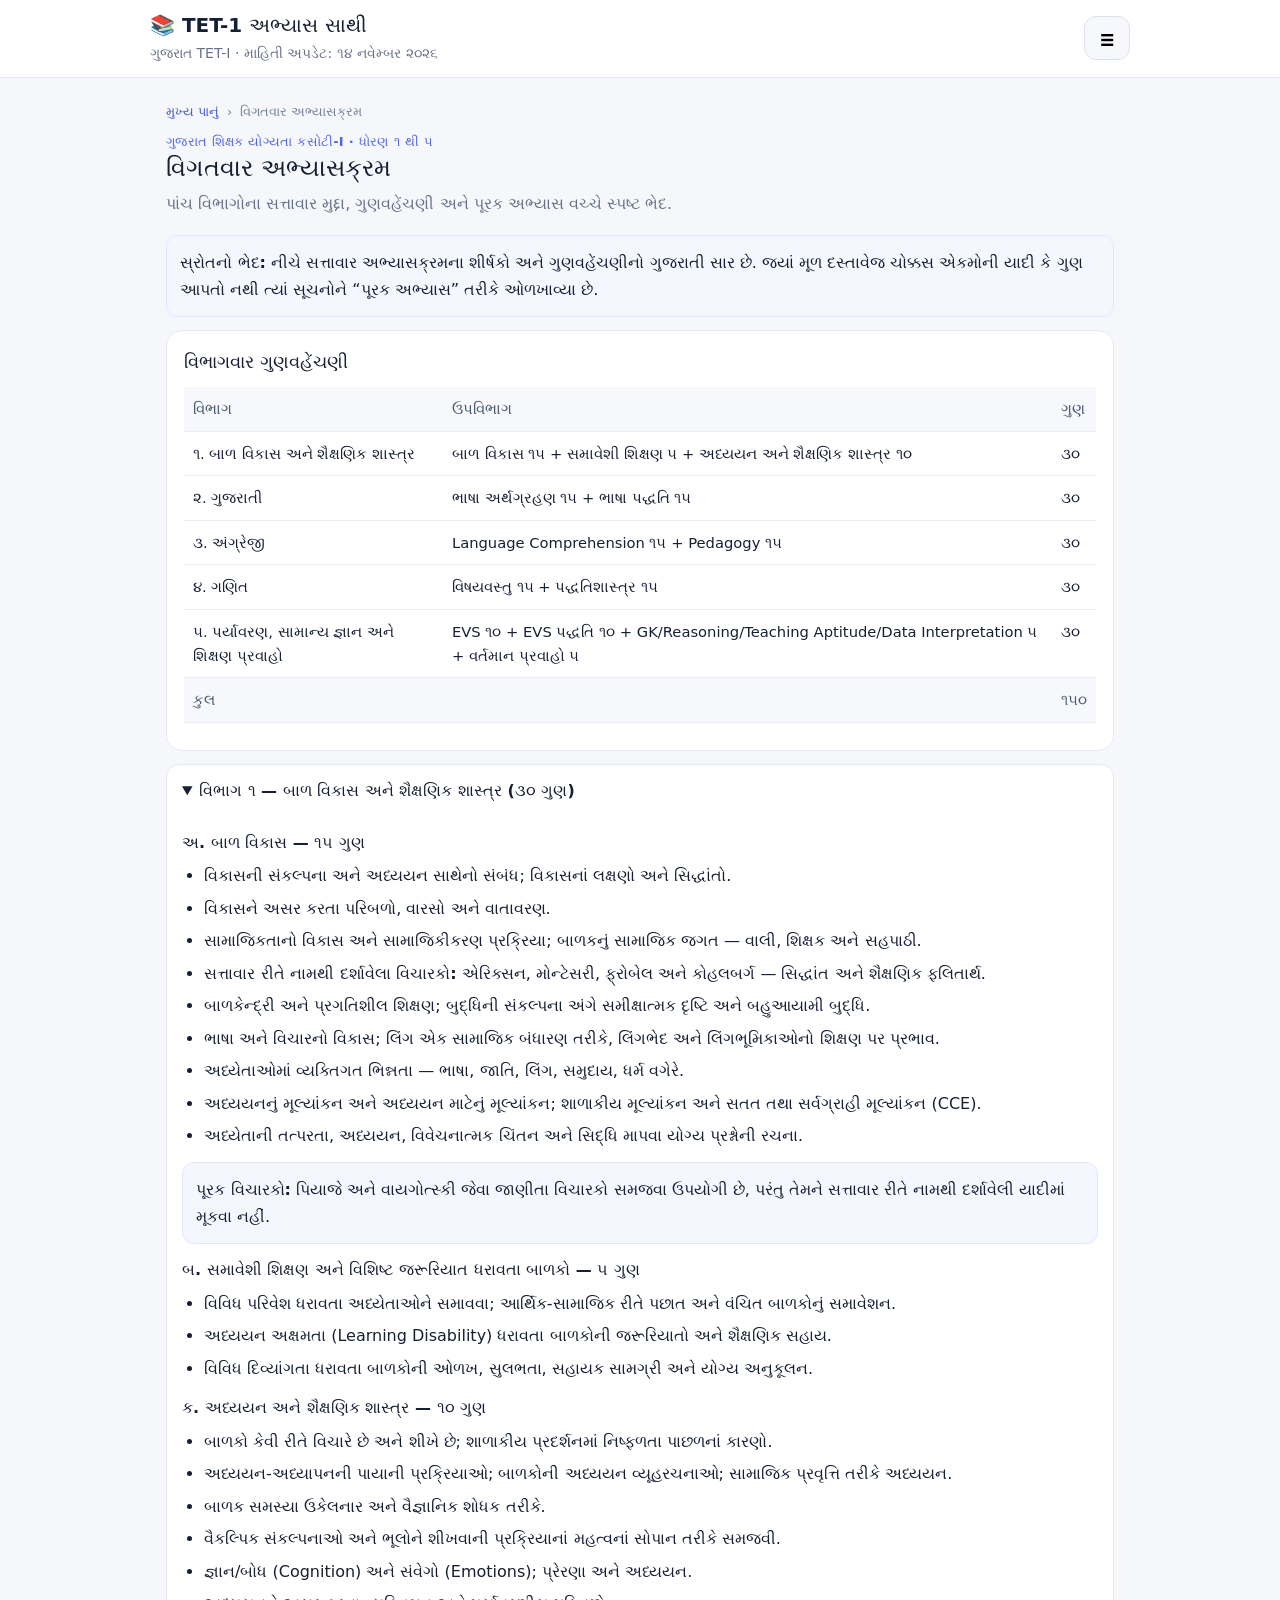
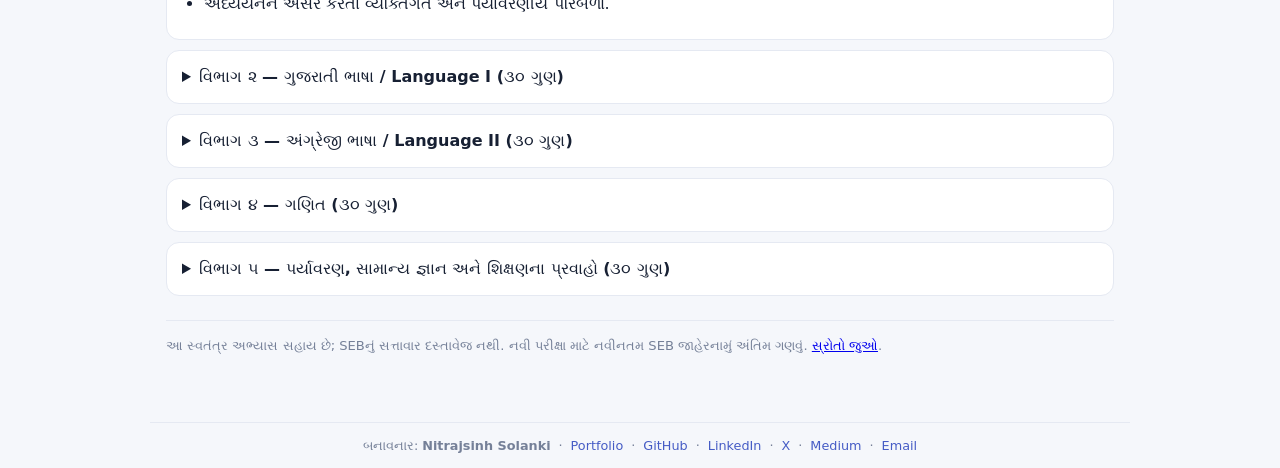
<file: syllabus.html>
<!doctype html><html lang="gu"><head><meta charset="utf-8"><meta name="viewport" content="width=device-width,initial-scale=1"><meta name="theme-color" content="#f5f7fb"><meta name="description" content="ગુજરાત TET-1 2025નો વિષયવાર અભ્યાસક્રમ: બાળ વિકાસ, ગુજરાતી, અંગ્રેજી, ગણિત અને EVS. સત્તાવાર ગુણવહેંચણી અને પૂરક અભ્યાસની સ્પષ્ટ અલગ ઓળખ."><title>Gujarat TET-1 Syllabus 2025 PDF | ગુજરાતી અભ્યાસક્રમ</title><link rel="stylesheet" href="site.css"><script src="site.js" defer></script><meta name="author" content="Nitrajsinh Solanki">
<meta name="robots" content="index,follow,max-image-preview:large">
<link rel="canonical" href="https://tet-checklist.vercel.app/syllabus.html">
<link rel="icon" href="/favicon.svg" type="image/svg+xml">
<meta property="og:type" content="website">
<meta property="og:site_name" content="ગુજરાત TET-1 અભ્યાસ સાથી">
<meta property="og:locale" content="gu_IN">
<meta property="og:title" content="Gujarat TET-1 Syllabus 2025 PDF | ગુજરાતી અભ્યાસક્રમ">
<meta property="og:description" content="ગુજરાત TET-1 2025નો વિષયવાર અભ્યાસક્રમ: બાળ વિકાસ, ગુજરાતી, અંગ્રેજી, ગણિત અને EVS. સત્તાવાર ગુણવહેંચણી અને પૂરક અભ્યાસની સ્પષ્ટ અલગ ઓળખ.">
<meta property="og:url" content="https://tet-checklist.vercel.app/syllabus.html">
<meta name="twitter:card" content="summary">
<meta name="twitter:title" content="Gujarat TET-1 Syllabus 2025 PDF | ગુજરાતી અભ્યાસક્રમ">
<meta name="twitter:description" content="ગુજરાત TET-1 2025નો વિષયવાર અભ્યાસક્રમ: બાળ વિકાસ, ગુજરાતી, અંગ્રેજી, ગણિત અને EVS. સત્તાવાર ગુણવહેંચણી અને પૂરક અભ્યાસની સ્પષ્ટ અલગ ઓળખ.">
<script type="application/ld+json">{"@context":"https://schema.org","@graph":[{"@type":"WebSite","@id":"https://tet-checklist.vercel.app/#website","url":"https://tet-checklist.vercel.app/","name":"ગુજરાત TET-1 અભ્યાસ સાથી","alternateName":"Gujarat TET-1 Gujarati Preparation Guide","description":"ગુજરાત રાજ્યના TET-I (ધોરણ 1 થી 5) ઉમેદવારો માટે સ્વતંત્ર ગુજરાતી અભ્યાસ માર્ગદર્શિકા અને પ્રગતિ ચેકલિસ્ટ.","inLanguage":"gu-IN","spatialCoverage":{"@type":"Place","name":"Gujarat, India"},"creator":{"@type":"Person","name":"Nitrajsinh Solanki","url":"https://nitrajsinh-solanki.vercel.app","sameAs":["https://github.com/Nitrajsinh-Solanki","https://www.linkedin.com/in/nitrajsinh-solanki-647b11293","https://x.com/Nitrajsinh_S","https://medium.com/@nrsolanki2005"]}},{"@type":"WebPage","@id":"https://tet-checklist.vercel.app/syllabus.html#webpage","url":"https://tet-checklist.vercel.app/syllabus.html","name":"Gujarat TET-1 Syllabus 2025 PDF | ગુજરાતી અભ્યાસક્રમ","description":"ગુજરાત TET-1 2025નો વિષયવાર અભ્યાસક્રમ: બાળ વિકાસ, ગુજરાતી, અંગ્રેજી, ગણિત અને EVS. સત્તાવાર ગુણવહેંચણી અને પૂરક અભ્યાસની સ્પષ્ટ અલગ ઓળખ.","inLanguage":"gu-IN","isPartOf":{"@id":"https://tet-checklist.vercel.app/#website"},"about":[{"@type":"Thing","name":"Gujarat Teacher Eligibility Test-I (TET-I), Classes 1–5"},{"@type":"Place","name":"Gujarat, India"}],"breadcrumb":{"@id":"https://tet-checklist.vercel.app/syllabus.html#breadcrumb"}},{"@type":"BreadcrumbList","@id":"https://tet-checklist.vercel.app/syllabus.html#breadcrumb","itemListElement":[{"@type":"ListItem","position":1,"name":"મુખ્ય પાનું","item":"https://tet-checklist.vercel.app/"},{"@type":"ListItem","position":2,"name":"વિગતવાર અભ્યાસક્રમ","item":"https://tet-checklist.vercel.app/syllabus.html"}]}]}</script>
</head><body><header class="site-header"><div class="headrow"><div><a class="site-brand" href="index.html" aria-label="ગુજરાત TET-1 અભ્યાસ સાથી - મુખ્ય પાનું">📚 TET-1 અભ્યાસ સાથી</a><p>ગુજરાત TET-I · માહિતી અપડેટ: ૧૪ નવેમ્બર ૨૦૨૬</p></div><button id="menuToggle" class="menu-toggle" type="button" aria-label="મુખ્ય મેનુ ખોલો" aria-controls="siteNav" aria-expanded="false"><span aria-hidden="true">☰</span></button></div><nav id="siteNav" class="site-nav" hidden aria-label="મુખ્ય પાનાં"><a href="index.html" >🏠 અભ્યાસ ચેકલિસ્ટ</a><a href="syllabus.html" aria-current="page">📖 વિગતવાર અભ્યાસક્રમ</a><a href="paper.html" >📝 પેપર પેટર્ન અને પાત્રતા</a><a href="updates.html" >🔔 અપડેટ્સ અને ભરતી</a><a href="results.html" >📊 પરિણામ અને આંકડા</a><a href="strategy.html" >🎯 તૈયારીની વ્યૂહરચના</a><a href="sources.html" >🔗 અધિકૃત સ્રોતો</a></nav></header><main class="page-wrap"><div class="page-heading"><nav class="breadcrumbs" aria-label="Breadcrumb"><a href="index.html">મુખ્ય પાનું</a><span aria-hidden="true">›</span><span aria-current="page">વિગતવાર અભ્યાસક્રમ</span></nav><div class="kicker">ગુજરાત શિક્ષક યોગ્યતા કસોટી-I · ધોરણ ૧ થી ૫</div><h1>વિગતવાર અભ્યાસક્રમ</h1><p>પાંચ વિભાગોના સત્તાવાર મુદ્દા, ગુણવહેંચણી અને પૂરક અભ્યાસ વચ્ચે સ્પષ્ટ ભેદ.</p></div>
<div class="note"><strong>સ્રોતનો ભેદ:</strong> નીચે સત્તાવાર અભ્યાસક્રમના શીર્ષકો અને ગુણવહેંચણીનો ગુજરાતી સાર છે. જ્યાં મૂળ દસ્તાવેજ ચોક્કસ એકમોની યાદી કે ગુણ આપતો નથી ત્યાં સૂચનોને “પૂરક અભ્યાસ” તરીકે ઓળખાવ્યા છે.</div>
<div class="panel"><h3>વિભાગવાર ગુણવહેંચણી</h3><div class="table-wrap"><table><thead><tr><th>વિભાગ</th><th>ઉપવિભાગ</th><th>ગુણ</th></tr></thead><tbody>
<tr><td>૧. બાળ વિકાસ અને શૈક્ષણિક શાસ્ત્ર</td><td>બાળ વિકાસ ૧૫ + સમાવેશી શિક્ષણ ૫ + અધ્યયન અને શૈક્ષણિક શાસ્ત્ર ૧૦</td><td>૩૦</td></tr>
<tr><td>૨. ગુજરાતી</td><td>ભાષા અર્થગ્રહણ ૧૫ + ભાષા પદ્ધતિ ૧૫</td><td>૩૦</td></tr>
<tr><td>૩. અંગ્રેજી</td><td>Language Comprehension ૧૫ + Pedagogy ૧૫</td><td>૩૦</td></tr>
<tr><td>૪. ગણિત</td><td>વિષયવસ્તુ ૧૫ + પદ્ધતિશાસ્ત્ર ૧૫</td><td>૩૦</td></tr>
<tr><td>૫. પર્યાવરણ, સામાન્ય જ્ઞાન અને શિક્ષણ પ્રવાહો</td><td>EVS ૧૦ + EVS પદ્ધતિ ૧૦ + GK/Reasoning/Teaching Aptitude/Data Interpretation ૫ + વર્તમાન પ્રવાહો ૫</td><td>૩૦</td></tr>
<tr><th colspan="2">કુલ</th><th>૧૫૦</th></tr></tbody></table></div></div>

<details open><summary>વિભાગ ૧ — બાળ વિકાસ અને શૈક્ષણિક શાસ્ત્ર (૩૦ ગુણ)</summary><div class="details-body">
<h4>અ. બાળ વિકાસ — ૧૫ ગુણ</h4><ul>
<li>વિકાસની સંકલ્પના અને અધ્યયન સાથેનો સંબંધ; વિકાસનાં લક્ષણો અને સિદ્ધાંતો.</li>
<li>વિકાસને અસર કરતા પરિબળો, વારસો અને વાતાવરણ.</li>
<li>સામાજિકતાનો વિકાસ અને સામાજિકીકરણ પ્રક્રિયા; બાળકનું સામાજિક જગત — વાલી, શિક્ષક અને સહપાઠી.</li>
<li><strong>સત્તાવાર રીતે નામથી દર્શાવેલા વિચારકો:</strong> એરિક્સન, મોન્ટેસરી, ફ્રોબેલ અને કોહલબર્ગ — સિદ્ધાંત અને શૈક્ષણિક ફલિતાર્થ.</li>
<li>બાળકેન્દ્રી અને પ્રગતિશીલ શિક્ષણ; બુદ્ધિની સંકલ્પના અંગે સમીક્ષાત્મક દૃષ્ટિ અને બહુઆયામી બુદ્ધિ.</li>
<li>ભાષા અને વિચારનો વિકાસ; લિંગ એક સામાજિક બંધારણ તરીકે, લિંગભેદ અને લિંગભૂમિકાઓનો શિક્ષણ પર પ્રભાવ.</li>
<li>અધ્યેતાઓમાં વ્યક્તિગત ભિન્નતા — ભાષા, જાતિ, લિંગ, સમુદાય, ધર્મ વગેરે.</li>
<li>અધ્યયનનું મૂલ્યાંકન અને અધ્યયન માટેનું મૂલ્યાંકન; શાળાકીય મૂલ્યાંકન અને સતત તથા સર્વગ્રાહી મૂલ્યાંકન (CCE).</li>
<li>અધ્યેતાની તત્પરતા, અધ્યયન, વિવેચનાત્મક ચિંતન અને સિદ્ધિ માપવા યોગ્ય પ્રશ્નોની રચના.</li>
</ul>
<div class="note"><strong>પૂરક વિચારકો:</strong> પિયાજે અને વાયગોત્સ્કી જેવા જાણીતા વિચારકો સમજવા ઉપયોગી છે, પરંતુ તેમને સત્તાવાર રીતે નામથી દર્શાવેલી યાદીમાં મૂકવા નહીં.</div>
<h4>બ. સમાવેશી શિક્ષણ અને વિશિષ્ટ જરૂરિયાત ધરાવતા બાળકો — ૫ ગુણ</h4><ul>
<li>વિવિધ પરિવેશ ધરાવતા અધ્યેતાઓને સમાવવા; આર્થિક-સામાજિક રીતે પછાત અને વંચિત બાળકોનું સમાવેશન.</li>
<li>અધ્યયન અક્ષમતા (Learning Disability) ધરાવતા બાળકોની જરૂરિયાતો અને શૈક્ષણિક સહાય.</li>
<li>વિવિધ દિવ્યાંગતા ધરાવતા બાળકોની ઓળખ, સુલભતા, સહાયક સામગ્રી અને યોગ્ય અનુકૂલન.</li>
</ul>
<h4>ક. અધ્યયન અને શૈક્ષણિક શાસ્ત્ર — ૧૦ ગુણ</h4><ul>
<li>બાળકો કેવી રીતે વિચારે છે અને શીખે છે; શાળાકીય પ્રદર્શનમાં નિષ્ફળતા પાછળનાં કારણો.</li>
<li>અધ્યયન-અધ્યાપનની પાયાની પ્રક્રિયાઓ; બાળકોની અધ્યયન વ્યૂહરચનાઓ; સામાજિક પ્રવૃત્તિ તરીકે અધ્યયન.</li>
<li>બાળક સમસ્યા ઉકેલનાર અને વૈજ્ઞાનિક શોધક તરીકે.</li>
<li>વૈકલ્પિક સંકલ્પનાઓ અને ભૂલોને શીખવાની પ્રક્રિયાનાં મહત્વનાં સોપાન તરીકે સમજવી.</li>
<li>જ્ઞાન/બોધ (Cognition) અને સંવેગો (Emotions); પ્રેરણા અને અધ્યયન.</li>
<li>અધ્યયનને અસર કરતા વ્યક્તિગત અને પર્યાવરણીય પરિબળો.</li>
</ul></div></details>

<details><summary>વિભાગ ૨ — ગુજરાતી ભાષા / Language I (૩૦ ગુણ)</summary><div class="details-body">
<h4>અ. ભાષા અર્થગ્રહણ — ૧૫ ગુણ</h4><ul>
<li>ભાષા સજ્જતા, સંભાષણ, વિદ્યાર્થી સાથેનો વર્ગવ્યવહાર અને આંતરક્રિયા.</li>
<li>બે અપરિચિત પાઠો: એક ગદ્યખંડ અથવા નાટક અને એક કાવ્ય.</li>
<li>સમજૂતી, અનુમાન, વ્યાકરણ અને વાક્કુશળતા; ગદ્યખંડ સાહિત્યિક, વૈજ્ઞાનિક, વર્ણનાત્મક અથવા વિવેચનાત્મક હોઈ શકે.</li>
<li>શ્રવણ અને કથનનું ભાષા શિક્ષણમાં મહત્ત્વ.</li>
</ul>
<h4>બ. ભાષા વિકાસની શૈક્ષણિક પદ્ધતિ — ૧૫ ગુણ</h4><ul>
<li>અધ્યયન અને ભાષા સંપ્રાપ્તિ (Learning and Acquisition); ભાષા શિક્ષણના સિદ્ધાંતો.</li>
<li>વિચારને મૌખિક અને લેખિત રીતે વ્યક્ત કરવામાં વ્યાકરણની ભૂમિકા અંગે સમીક્ષાત્મક દૃષ્ટિ.</li>
<li>વર્ગખંડના પડકારો: ભાષાકીય મુશ્કેલીઓ, ભૂલો અને વિકારો.</li>
<li>શ્રવણ, કથન, વાંચન અને લેખન; ચારેય કૌશલ્યોમાં અધિગમ તથા પ્રદર્શનનું મૂલ્યાંકન.</li>
<li>પાઠ્યપુસ્તક, મલ્ટીમીડિયા, વર્ગખંડના બહુભાષી સ્રોતો અને ઉપચારાત્મક શિક્ષણ.</li>
</ul></div></details>

<details><summary>વિભાગ ૩ — અંગ્રેજી ભાષા / Language II (૩૦ ગુણ)</summary><div class="details-body">
<h4>અ. Language Comprehension — ૧૫ ગુણ</h4><ul>
<li>બે unseen passages: એક prose અથવા drama અને એક poem.</li>
<li>Comprehension, inference, grammar અને sentence structure.</li>
<li>Listening and speakingનું ભાષા શિક્ષણમાં મહત્ત્વ.</li>
<li>મુખ્ય વિચાર, હેતુ, સંદર્ભ પરથી અર્થ, અનુમાન અને યોગ્ય ભાષા વપરાશ.</li>
</ul>
<h4>બ. Pedagogy of Language — ૧૫ ગુણ</h4><ul>
<li>Learning and Acquisition; Principles of language teaching.</li>
<li>વિચારને મૌખિક તથા લેખિત રીતે વ્યક્ત કરવામાં grammarની ભૂમિકા.</li>
<li>વર્ગખંડના પડકારો: ભાષાકીય મુશ્કેલીઓ, ભૂલો અને વિકારો.</li>
<li>Listening, Speaking, Reading, Writing અને તેનું મૂલ્યાંકન.</li>
<li>Teaching-learning material: textbook, multimedia, multilingual classroom resources અને Remedial Teaching.</li>
</ul></div></details>

<details><summary>વિભાગ ૪ — ગણિત (૩૦ ગુણ)</summary><div class="details-body">
<h4>અ. વિષયવસ્તુ — ૧૫ ગુણ</h4><ul><li>ધોરણ ૧ થી ૫ના ગણિત અભ્યાસક્રમ આધારિત પ્રશ્નો.</li><li>સંકલ્પનાની સ્પષ્ટતા અને સમસ્યા ઉકેલવાની (Problem Solving) ક્ષમતા.</li><li>સત્તાવાર લખાણ chapter-wise marks આપતું નથી; ધોરણ ૧–૫ના મૂળભૂત ખ્યાલો સારી રીતે સમજવા.</li></ul>
<h4>બ. પદ્ધતિશાસ્ત્ર — ૧૫ ગુણ</h4><ul>
<li>ગણિતનું સ્વરૂપ અને તર્કશક્તિ; બાળકોની વિચારવાની, તર્ક કરવાની અને શીખવાની વ્યૂહરચનાઓ.</li>
<li>અભ્યાસક્રમમાં ગણિતનું સ્થાન; ગણિત શિક્ષણની પદ્ધતિઓ અને પ્રયુક્તિઓ.</li>
<li>વર્ગખંડ પ્રત્યાયનમાં ભાષાની ભૂમિકા; ઔપચારિક અને અનૌપચારિક મૂલ્યાંકન.</li>
<li>ગણિત અધ્યાપનની સમસ્યાઓ; ગણિતમાં થતી ભૂલો અને નિવારણના ઉપાયો.</li>
</ul>
<div class="warning"><strong>પૂરક યાદી — સત્તાવાર એકમવાર ગુણ નથી:</strong> સંખ્યા/સ્થાનકિંમત, મૂળભૂત ક્રિયાઓ, અપૂર્ણાંક-દશાંશ, માપન, સમય, નાણાં, ભૂમિતિ, પેટર્ન, પરિમિતિ/ક્ષેત્રફળ, કોષ્ટક/આલેખ. અવયવીકરણ અને ઘનફળ જેવા ઊંચા સ્તરના મુદ્દા પૂરક અભ્યાસ છે; તેમને prescribed unit-weightage ન માનવું.</div>
</div></details>

<details><summary>વિભાગ ૫ — પર્યાવરણ, સામાન્ય જ્ઞાન અને શિક્ષણના પ્રવાહો (૩૦ ગુણ)</summary><div class="details-body">
<h4>અ. EVS વિષયવસ્તુ — ૧૦ ગુણ</h4><ul><li>ધોરણ ૧ થી ૫ના પર્યાવરણ અભ્યાસક્રમ આધારિત પ્રશ્નો. સત્તાવાર દસ્તાવેજ પાઠ/થીમ મુજબ અલગ ગુણ આપતો નથી.</li></ul>
<h4>બ. EVS પદ્ધતિશાસ્ત્ર — ૧૦ ગુણ</h4><ul>
<li>EVSની સંકલ્પના, વ્યાપ અને પર્યાવરણનું મહત્ત્વ; પર્યાવરણ અને પર્યાવરણ શિક્ષણનો સંબંધ.</li>
<li>અધ્યયનના સિદ્ધાંતો; વિજ્ઞાન અને સામાજિક વિજ્ઞાન સાથે EVSનો સંબંધ.</li>
<li>સંકલ્પનાઓ રજૂ કરવાની પદ્ધતિઓ; પ્રવૃત્તિઓ, પ્રયોગો અને પ્રાયોગિક કાર્ય.</li>
<li>ચર્ચા, જૂથકાર્ય, CCE, શિક્ષણ સામગ્રી અને સહાયક સાધનો.</li>
<li>પર્યાવરણ અધ્યાપનની સમસ્યાઓ અને તેના નિવારણ.</li>
</ul>
<h4>ક. GK, Reasoning, Logical Ability, Teaching Aptitude અને Data Interpretation — ૫ ગુણ</h4><p>આ બધા એક જ પાંચ ગુણના ઉપવિભાગમાં દર્શાવાયા છે; દરેક કૌશલ્ય માટે અલગ ગુણ જાહેર નથી. મૂળ PDFમાં “Date Interpretation” દેખાય છે; સંદર્ભ મુજબ “Data Interpretation” એટલે માહિતીનું અર્થઘટન તૈયાર કરવું યોગ્ય છે.</p>
<h4>ડ. શિક્ષણના વર્તમાન પ્રવાહો — ૫ ગુણ</h4><p>સત્તાવાર અભ્યાસક્રમમાં આ શીર્ષક છે, પરંતુ વિગતવાર બંધ યાદી નથી. NEP 2020, FLN/નિપુણ ભારત, RTE 2009, સમાવેશી શિક્ષણ, NCF-SE 2023 અને ગુજરાતની શિક્ષણ પહેલો પૂરક વાંચન છે — prescribed subtopics નહીં.</p>
<div class="warning"><strong>દસ્તાવેજી નોંધ:</strong> વિગતવાર પરિશિષ્ટમાં EVSના વિષય/વિભાગ નંબરિંગમાં ફરી ૪ દેખાય છે, જ્યારે પેપર પેટર્ન પાંચ ૩૦-ગુણ વિભાગ બતાવે છે. અહીં વિષય અને ગુણના આધારે તેને વિભાગ ૫ તરીકે ગોઠવ્યો છે.</div>
</div></details><div class="footer">આ સ્વતંત્ર અભ્યાસ સહાય છે; SEBનું સત્તાવાર દસ્તાવેજ નથી. નવી પરીક્ષા માટે નવીનતમ SEB જાહેરનામું અંતિમ ગણવું. <a href="sources.html">સ્રોતો જુઓ</a>.</div></main></body></html>
</file>
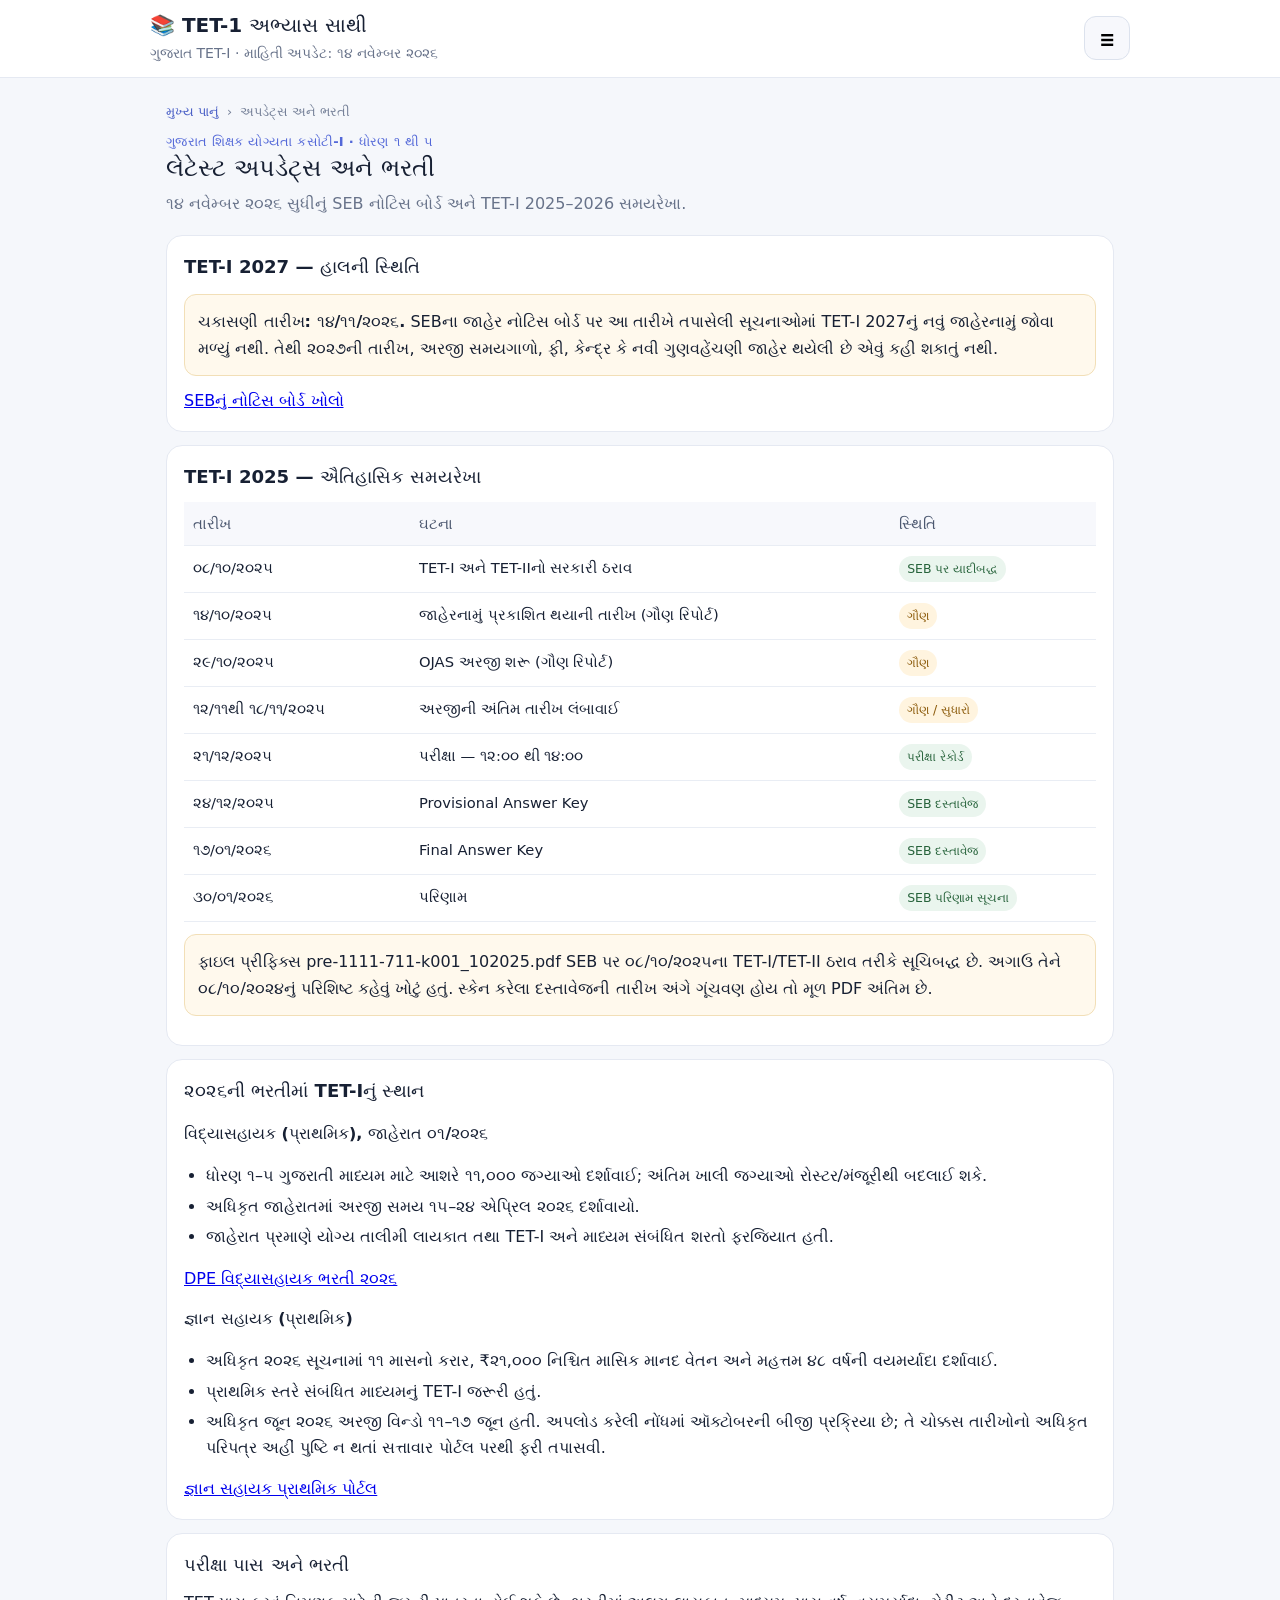
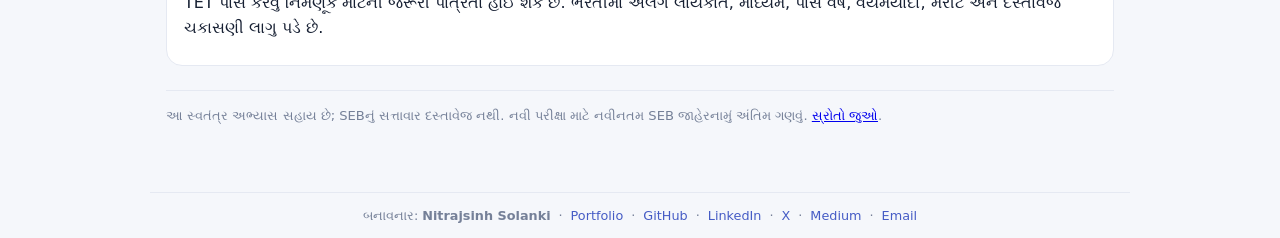
<file: updates.html>
<!doctype html><html lang="gu"><head><meta charset="utf-8"><meta name="viewport" content="width=device-width,initial-scale=1"><meta name="theme-color" content="#f5f7fb"><meta name="description" content="ગુજરાત TET-1 2027 જાહેરનામાની ચકાસેલી સ્થિતિ, SEB નોટિસ, TET-I 2025 સમયરેખા અને વિદ્યાસહાયક ભરતી 2026ની ઉપયોગી લિંક્સ."><title>Gujarat TET-1 Latest Updates 2026 | ભરતી અને SEB નોટિસ</title><link rel="stylesheet" href="site.css"><script src="site.js" defer></script><meta name="author" content="Nitrajsinh Solanki">
<meta name="robots" content="index,follow,max-image-preview:large">
<link rel="canonical" href="https://tet-checklist.vercel.app/updates.html">
<link rel="icon" href="/favicon.svg" type="image/svg+xml">
<meta property="og:type" content="website">
<meta property="og:site_name" content="ગુજરાત TET-1 અભ્યાસ સાથી">
<meta property="og:locale" content="gu_IN">
<meta property="og:title" content="Gujarat TET-1 Latest Updates 2026 | ભરતી અને SEB નોટિસ">
<meta property="og:description" content="ગુજરાત TET-1 2027 જાહેરનામાની ચકાસેલી સ્થિતિ, SEB નોટિસ, TET-I 2025 સમયરેખા અને વિદ્યાસહાયક ભરતી 2026ની ઉપયોગી લિંક્સ.">
<meta property="og:url" content="https://tet-checklist.vercel.app/updates.html">
<meta name="twitter:card" content="summary">
<meta name="twitter:title" content="Gujarat TET-1 Latest Updates 2026 | ભરતી અને SEB નોટિસ">
<meta name="twitter:description" content="ગુજરાત TET-1 2027 જાહેરનામાની ચકાસેલી સ્થિતિ, SEB નોટિસ, TET-I 2025 સમયરેખા અને વિદ્યાસહાયક ભરતી 2026ની ઉપયોગી લિંક્સ.">
<script type="application/ld+json">{"@context":"https://schema.org","@graph":[{"@type":"WebSite","@id":"https://tet-checklist.vercel.app/#website","url":"https://tet-checklist.vercel.app/","name":"ગુજરાત TET-1 અભ્યાસ સાથી","alternateName":"Gujarat TET-1 Gujarati Preparation Guide","description":"ગુજરાત રાજ્યના TET-I (ધોરણ 1 થી 5) ઉમેદવારો માટે સ્વતંત્ર ગુજરાતી અભ્યાસ માર્ગદર્શિકા અને પ્રગતિ ચેકલિસ્ટ.","inLanguage":"gu-IN","spatialCoverage":{"@type":"Place","name":"Gujarat, India"},"creator":{"@type":"Person","name":"Nitrajsinh Solanki","url":"https://nitrajsinh-solanki.vercel.app","sameAs":["https://github.com/Nitrajsinh-Solanki","https://www.linkedin.com/in/nitrajsinh-solanki-647b11293","https://x.com/Nitrajsinh_S","https://medium.com/@nrsolanki2005"]}},{"@type":"WebPage","@id":"https://tet-checklist.vercel.app/updates.html#webpage","url":"https://tet-checklist.vercel.app/updates.html","name":"Gujarat TET-1 Latest Updates 2026 | ભરતી અને SEB નોટિસ","description":"ગુજરાત TET-1 2027 જાહેરનામાની ચકાસેલી સ્થિતિ, SEB નોટિસ, TET-I 2025 સમયરેખા અને વિદ્યાસહાયક ભરતી 2026ની ઉપયોગી લિંક્સ.","inLanguage":"gu-IN","isPartOf":{"@id":"https://tet-checklist.vercel.app/#website"},"about":[{"@type":"Thing","name":"Gujarat Teacher Eligibility Test-I (TET-I), Classes 1–5"},{"@type":"Place","name":"Gujarat, India"}],"breadcrumb":{"@id":"https://tet-checklist.vercel.app/updates.html#breadcrumb"}},{"@type":"BreadcrumbList","@id":"https://tet-checklist.vercel.app/updates.html#breadcrumb","itemListElement":[{"@type":"ListItem","position":1,"name":"મુખ્ય પાનું","item":"https://tet-checklist.vercel.app/"},{"@type":"ListItem","position":2,"name":"અપડેટ્સ અને ભરતી","item":"https://tet-checklist.vercel.app/updates.html"}]}]}</script>
</head><body><header class="site-header"><div class="headrow"><div><a class="site-brand" href="index.html" aria-label="ગુજરાત TET-1 અભ્યાસ સાથી - મુખ્ય પાનું">📚 TET-1 અભ્યાસ સાથી</a><p>ગુજરાત TET-I · માહિતી અપડેટ: ૧૪ નવેમ્બર ૨૦૨૬</p></div><button id="menuToggle" class="menu-toggle" type="button" aria-label="મુખ્ય મેનુ ખોલો" aria-controls="siteNav" aria-expanded="false"><span aria-hidden="true">☰</span></button></div><nav id="siteNav" class="site-nav" hidden aria-label="મુખ્ય પાનાં"><a href="index.html" >🏠 અભ્યાસ ચેકલિસ્ટ</a><a href="syllabus.html" >📖 વિગતવાર અભ્યાસક્રમ</a><a href="paper.html" >📝 પેપર પેટર્ન અને પાત્રતા</a><a href="updates.html" aria-current="page">🔔 અપડેટ્સ અને ભરતી</a><a href="results.html" >📊 પરિણામ અને આંકડા</a><a href="strategy.html" >🎯 તૈયારીની વ્યૂહરચના</a><a href="sources.html" >🔗 અધિકૃત સ્રોતો</a></nav></header><main class="page-wrap"><div class="page-heading"><nav class="breadcrumbs" aria-label="Breadcrumb"><a href="index.html">મુખ્ય પાનું</a><span aria-hidden="true">›</span><span aria-current="page">અપડેટ્સ અને ભરતી</span></nav><div class="kicker">ગુજરાત શિક્ષક યોગ્યતા કસોટી-I · ધોરણ ૧ થી ૫</div><h1>લેટેસ્ટ અપડેટ્સ અને ભરતી</h1><p>૧૪ નવેમ્બર ૨૦૨૬ સુધીનું SEB નોટિસ બોર્ડ અને TET-I 2025–2026 સમયરેખા.</p></div>
<div class="panel"><h3>TET-I 2027 — હાલની સ્થિતિ</h3><div class="warning"><strong>ચકાસણી તારીખ: ૧૪/૧૧/૨૦૨૬.</strong> SEBના જાહેર નોટિસ બોર્ડ પર આ તારીખે તપાસેલી સૂચનાઓમાં TET-I 2027નું નવું જાહેરનામું જોવા મળ્યું નથી. તેથી ૨૦૨૭ની તારીખ, અરજી સમયગાળો, ફી, કેન્દ્ર કે નવી ગુણવહેંચણી જાહેર થયેલી છે એવું કહી શકાતું નથી.</div><a href="https://sebexam.org/" target="_blank" rel="noopener">SEBનું નોટિસ બોર્ડ ખોલો</a></div>
<div class="panel"><h3>TET-I 2025 — ઐતિહાસિક સમયરેખા</h3><div class="table-wrap"><table><thead><tr><th>તારીખ</th><th>ઘટના</th><th>સ્થિતિ</th></tr></thead><tbody><tr><td>૦૮/૧૦/૨૦૨૫</td><td>TET-I અને TET-IIનો સરકારી ઠરાવ</td><td><span class="status official">SEB પર યાદીબદ્ધ</span></td></tr><tr><td>૧૪/૧૦/૨૦૨૫</td><td>જાહેરનામું પ્રકાશિત થયાની તારીખ (ગૌણ રિપોર્ટ)</td><td><span class="status secondary">ગૌણ</span></td></tr><tr><td>૨૯/૧૦/૨૦૨૫</td><td>OJAS અરજી શરૂ (ગૌણ રિપોર્ટ)</td><td><span class="status secondary">ગૌણ</span></td></tr><tr><td>૧૨/૧૧થી ૧૮/૧૧/૨૦૨૫</td><td>અરજીની અંતિમ તારીખ લંબાવાઈ</td><td><span class="status secondary">ગૌણ / સુધારો</span></td></tr><tr><td>૨૧/૧૨/૨૦૨૫</td><td>પરીક્ષા — ૧૨:૦૦ થી ૧૪:૦૦</td><td><span class="status official">પરીક્ષા રેકોર્ડ</span></td></tr><tr><td>૨૪/૧૨/૨૦૨૫</td><td>Provisional Answer Key</td><td><span class="status official">SEB દસ્તાવેજ</span></td></tr><tr><td>૧૭/૦૧/૨૦૨૬</td><td>Final Answer Key</td><td><span class="status official">SEB દસ્તાવેજ</span></td></tr><tr><td>૩૦/૦૧/૨૦૨૬</td><td>પરિણામ</td><td><span class="status official">SEB પરિણામ સૂચના</span></td></tr></tbody></table></div><div class="warning">ફાઇલ પ્રીફિક્સ pre-1111-711-k001_102025.pdf SEB પર ૦૮/૧૦/૨૦૨૫ના TET-I/TET-II ઠરાવ તરીકે સૂચિબદ્ધ છે. અગાઉ તેને ૦૮/૧૦/૨૦૨૪નું પરિશિષ્ટ કહેવું ખોટું હતું. સ્કેન કરેલા દસ્તાવેજની તારીખ અંગે ગૂંચવણ હોય તો મૂળ PDF અંતિમ છે.</div></div>
<div class="panel"><h3>૨૦૨૬ની ભરતીમાં TET-Iનું સ્થાન</h3><h4>વિદ્યાસહાયક (પ્રાથમિક), જાહેરાત ૦૧/૨૦૨૬</h4><ul><li>ધોરણ ૧–૫ ગુજરાતી માધ્યમ માટે આશરે ૧૧,૦૦૦ જગ્યાઓ દર્શાવાઈ; અંતિમ ખાલી જગ્યાઓ રોસ્ટર/મંજૂરીથી બદલાઈ શકે.</li><li>અધિકૃત જાહેરાતમાં અરજી સમય ૧૫–૨૪ એપ્રિલ ૨૦૨૬ દર્શાવાયો.</li><li>જાહેરાત પ્રમાણે યોગ્ય તાલીમી લાયકાત તથા TET-I અને માધ્યમ સંબંધિત શરતો ફરજિયાત હતી.</li></ul><a href="https://vsb.dpegujarat.in/home" target="_blank" rel="noopener">DPE વિદ્યાસહાયક ભરતી ૨૦૨૬</a><h4>જ્ઞાન સહાયક (પ્રાથમિક)</h4><ul><li>અધિકૃત ૨૦૨૬ સૂચનામાં ૧૧ માસનો કરાર, ₹૨૧,૦૦૦ નિશ્ચિત માસિક માનદ વેતન અને મહત્તમ ૪૮ વર્ષની વયમર્યાદા દર્શાવાઈ.</li><li>પ્રાથમિક સ્તરે સંબંધિત માધ્યમનું TET-I જરૂરી હતું.</li><li>અધિકૃત જૂન ૨૦૨૬ અરજી વિન્ડો ૧૧–૧૭ જૂન હતી. અપલોડ કરેલી નોંધમાં ઑક્ટોબરની બીજી પ્રક્રિયા છે; તે ચોક્કસ તારીખોનો અધિકૃત પરિપત્ર અહીં પુષ્ટિ ન થતાં સત્તાવાર પોર્ટલ પરથી ફરી તપાસવી.</li></ul><a href="https://pregyansahayak.ssgujarat.org/" target="_blank" rel="noopener">જ્ઞાન સહાયક પ્રાથમિક પોર્ટલ</a></div>
<div class="panel"><h3>પરીક્ષા પાસ અને ભરતી</h3><p>TET પાસ કરવું નિમણૂક માટેની જરૂરી પાત્રતા હોઈ શકે છે. ભરતીમાં અલગ લાયકાત, માધ્યમ, પાસ વર્ષ, વયમર્યાદા, મેરીટ અને દસ્તાવેજ ચકાસણી લાગુ પડે છે.</p></div><div class="footer">આ સ્વતંત્ર અભ્યાસ સહાય છે; SEBનું સત્તાવાર દસ્તાવેજ નથી. નવી પરીક્ષા માટે નવીનતમ SEB જાહેરનામું અંતિમ ગણવું. <a href="sources.html">સ્રોતો જુઓ</a>.</div></main></body></html>
</file>
<file: site.css>
:root{font-family:system-ui,"Noto Sans Gujarati",sans-serif;color:#172033;background:#f5f7fb;font-synthesis:none}*{box-sizing:border-box}html{scroll-behavior:smooth}body{margin:0;line-height:1.6}
.site-header{position:sticky;top:0;z-index:20;background:#fff;border-bottom:1px solid #e5e9f2;padding:12px max(16px,calc((100% - 980px)/2))}
.site-header .headrow{max-width:980px;margin:auto;display:flex;align-items:center;justify-content:space-between;gap:14px}
.site-header .site-brand{display:block;font-size:1.25rem;line-height:1.35;margin:0;color:#172033;text-decoration:none;font-weight:750}.site-header p{margin:3px 0 0;color:#68738a;font-size:.88rem}
.menu-toggle{width:46px;height:44px;display:grid;place-items:center;border:1px solid #dce2ed;border-radius:12px;background:#f7f8fc;font-size:1.5rem;cursor:pointer}.menu-toggle:hover{background:#eef1ff}
.site-nav{position:absolute;right:max(16px,calc((100% - 980px)/2));top:calc(100% + 8px);width:min(345px,calc(100vw - 28px));padding:9px;background:#fff;border:1px solid #e5e9f2;border-radius:16px;box-shadow:0 16px 42px #17203322;display:grid;gap:4px}
.site-nav[hidden]{display:none}.site-nav a{display:block;text-decoration:none;color:#202a40;padding:11px 12px;border-radius:10px;font-size:.94rem}.site-nav a:hover,.site-nav a[aria-current=page]{background:#eef1ff;color:#344bb5}
.page-wrap{max-width:980px;margin:auto;padding:20px 16px 38px}.page-heading{margin:4px 0 18px}.page-heading h1,.page-heading h2{font-size:1.5rem;line-height:1.35;margin:0 0 7px}.page-heading p{margin:0;color:#68738a}
.panel{background:#fff;border:1px solid #e5e9f2;border-radius:16px;padding:17px;margin:13px 0}.panel h3{font-size:1.13rem;margin:0 0 10px}.panel h4{font-size:1rem;margin:15px 0 6px}.panel p{margin:7px 0}
.stat-grid{display:grid;grid-template-columns:repeat(2,minmax(0,1fr));gap:10px}.stat-box{background:#f7f8fc;border:1px solid #e8ebf3;border-radius:12px;padding:12px}.stat-box strong{display:block;font-size:1.25rem}.stat-box span{font-size:.85rem;color:#68738a}
.note{background:#f5f7ff;border:1px solid #e0e6ff;border-radius:12px;padding:13px;margin:12px 0;line-height:1.7}.warning{background:#fff9ed;border:1px solid #f2dfb7;border-radius:12px;padding:13px;margin:12px 0;line-height:1.7}.good{background:#f0f8f2;border:1px solid #d6eadb;border-radius:12px;padding:13px;margin:12px 0;line-height:1.7}
.status{display:inline-block;font-size:.78rem;border-radius:999px;padding:3px 8px;background:#eef1f6;color:#536078;white-space:nowrap}.status.official{background:#eaf5ee;color:#27633b}.status.secondary{background:#fff4df;color:#8b5a0a}.status.unknown{background:#f1efff;color:#59499a}
ul,ol{padding-left:22px}li{margin:5px 0}.table-wrap{overflow-x:auto;margin:10px 0}table{width:100%;border-collapse:collapse;font-size:.92rem}th,td{padding:10px 9px;border-bottom:1px solid #e9edf4;text-align:left;vertical-align:top}th{background:#f7f8fc;color:#4c5870;font-weight:700}
details{border:1px solid #e5e9f2;border-radius:13px;margin:10px 0;background:#fff;overflow:hidden}summary{padding:14px 15px;font-weight:700;cursor:pointer;line-height:1.5}.details-body{padding:0 15px 15px;line-height:1.72}.details-body h4{margin:12px 0 5px}.details-body ul{margin:6px 0}
.link-list{display:grid;gap:8px}.link-list a{color:#3e55bd;text-decoration:none;overflow-wrap:anywhere}.link-list a:hover{text-decoration:underline}.footer{margin-top:24px;border-top:1px solid #e5e9f2;padding-top:14px;color:#758098;font-size:.82rem}.kicker{font-size:.82rem;color:#5368d8;font-weight:700;letter-spacing:.02em}
@media(min-width:700px){.stat-grid{grid-template-columns:repeat(4,minmax(0,1fr))}}@media(max-width:520px){.site-header{padding:11px 13px}.site-header .site-brand{font-size:1.08rem}.site-header p{font-size:.78rem}.page-wrap{padding:15px 12px 30px}.page-heading h1,.page-heading h2{font-size:1.3rem}.panel{padding:13px}th,td{padding:8px 7px;font-size:.86rem}}
/* Search-friendly page hierarchy and compact, accessible navigation. */
.breadcrumbs{display:flex;align-items:center;flex-wrap:wrap;gap:8px;margin:0 0 9px;color:#758098;font-size:.8rem}
.breadcrumbs a{color:#465cc5;text-decoration:none}
.breadcrumbs a:hover{text-decoration:underline}
.page-heading h1{font-weight:750}
.home-heading{margin-top:4px}
.quick-guide{margin:12px 0 18px}
.quick-guide h2{font-size:1.08rem;margin:0 0 10px}
.quick-links{display:flex;flex-wrap:wrap;gap:8px;margin:0 0 13px}
.quick-links a{display:inline-flex;align-items:center;padding:8px 11px;border:1px solid #e1e6f0;border-radius:10px;background:#f8f9fd;color:#3e55bd;text-decoration:none;font-size:.88rem}
.quick-links a:hover{text-decoration:underline;background:#eef1ff}
.quick-facts{border-top:1px solid #edf0f5;padding-top:10px;line-height:1.7}
.quick-facts h3{font-size:.98rem;margin:0 0 8px}
.quick-facts h4{font-size:.9rem;margin:9px 0 2px}
.quick-facts p{font-size:.9rem;margin:0;color:#48546a}
</file>
